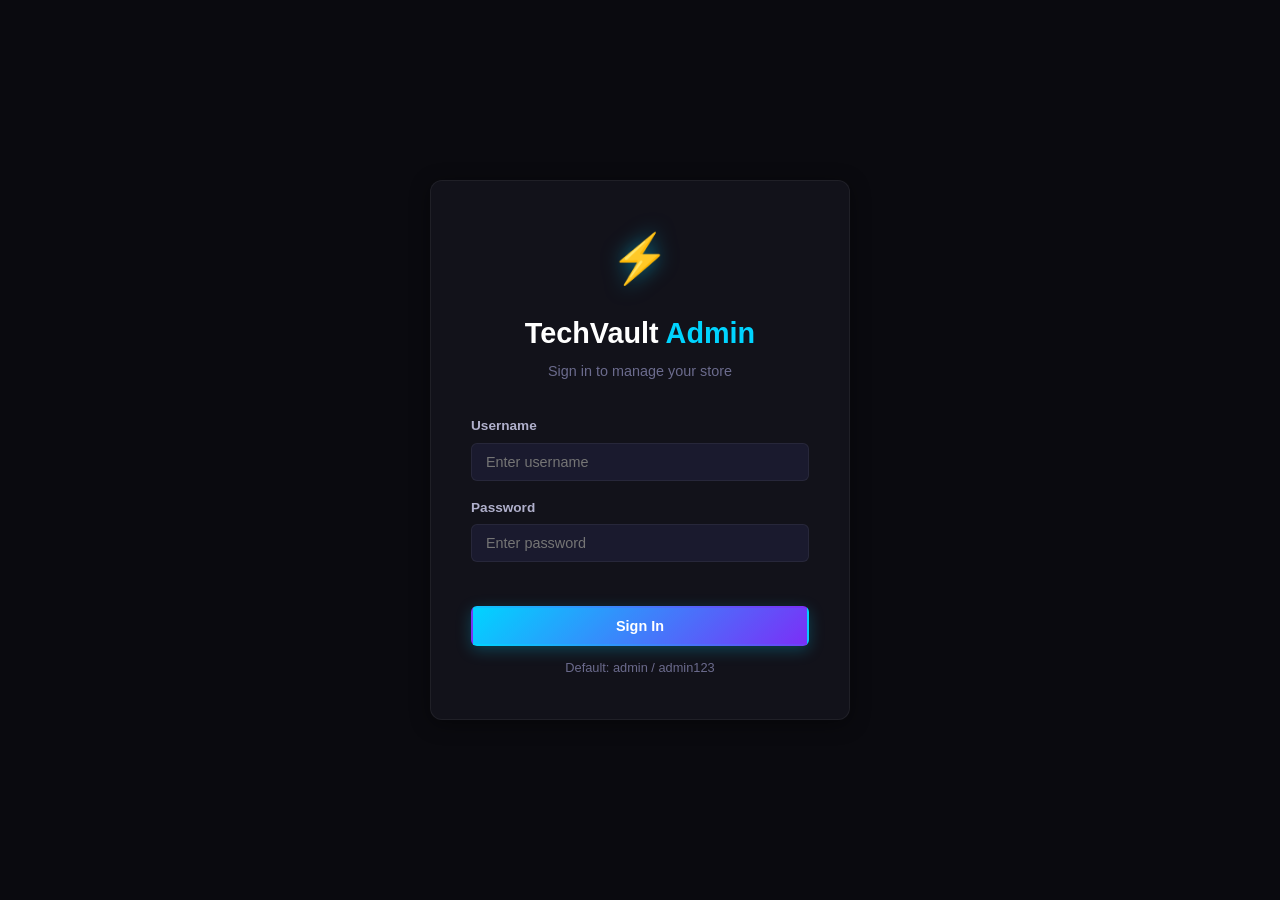
<file: admin.html>
<!DOCTYPE html>
<html lang="en">
<head>
    <meta charset="UTF-8">
    <meta name="viewport" content="width=device-width, initial-scale=1.0">
    <meta name="robots" content="noindex, nofollow">
    <title>Admin Panel | TechVault PC Store</title>
    <link rel="stylesheet" href="admin.css">
</head>
<body>

    <!-- ============================================================
         LOGIN SCREEN
         ============================================================ -->
    <div class="login-screen" id="loginScreen">
        <div class="login-card">
            <div class="login-card__header">
                <span class="login-logo">&#9889;</span>
                <h1>TechVault <span class="accent">Admin</span></h1>
                <p>Sign in to manage your store</p>
            </div>
            <form class="login-form" id="loginForm">
                <div class="form-group">
                    <label for="loginUser">Username</label>
                    <input type="text" id="loginUser" placeholder="Enter username" required>
                </div>
                <div class="form-group">
                    <label for="loginPass">Password</label>
                    <input type="password" id="loginPass" placeholder="Enter password" required>
                </div>
                <div class="login-error" id="loginError"></div>
                <button type="submit" class="btn btn--primary btn--full">Sign In</button>
                <p class="login-hint">Default: admin / admin123</p>
            </form>
        </div>
    </div>

    <!-- ============================================================
         ADMIN DASHBOARD (hidden until logged in)
         ============================================================ -->
    <div class="admin-app" id="adminApp" style="display:none;">

        <!-- Sidebar -->
        <aside class="sidebar" id="sidebar">
            <div class="sidebar__header">
                <span class="login-logo">&#9889;</span>
                <span class="sidebar__brand">Tech<span class="accent">Vault</span></span>
            </div>
            <nav class="sidebar__nav">
                <button class="sidebar__link active" data-tab="dashboard">
                    <span class="sidebar__icon">&#128200;</span> Dashboard
                </button>
                <button class="sidebar__link" data-tab="products">
                    <span class="sidebar__icon">&#128230;</span> Products
                </button>
                <button class="sidebar__link" data-tab="add-product">
                    <span class="sidebar__icon">&#10133;</span> Add Product
                </button>
                <button class="sidebar__link" data-tab="orders">
                    <span class="sidebar__icon">&#128203;</span> Orders
                </button>
            </nav>
            <div class="sidebar__footer">
                <a href="index.html" class="sidebar__link" target="_blank">
                    <span class="sidebar__icon">&#127760;</span> View Store
                </a>
                <button class="sidebar__link" id="logoutBtn">
                    <span class="sidebar__icon">&#128682;</span> Logout
                </button>
            </div>
        </aside>

        <!-- Main Content -->
        <div class="admin-main">

            <!-- Top Bar -->
            <header class="admin-topbar">
                <button class="sidebar-toggle" id="sidebarToggle">&#9776;</button>
                <h2 class="admin-topbar__title" id="adminPageTitle">Dashboard</h2>
                <div class="admin-topbar__actions">
                    <a href="index.html" target="_blank" class="btn btn--outline btn--sm">View Store</a>
                </div>
            </header>

            <!-- ==================== DASHBOARD TAB ==================== -->
            <section class="admin-tab active" id="tab-dashboard">
                <!-- Stats Cards -->
                <div class="stats-grid">
                    <div class="stat-card">
                        <div class="stat-card__icon stat-card__icon--blue">&#128230;</div>
                        <div class="stat-card__info">
                            <h3 id="statTotalProducts">0</h3>
                            <p>Total Products</p>
                        </div>
                    </div>
                    <div class="stat-card">
                        <div class="stat-card__icon stat-card__icon--green">&#128176;</div>
                        <div class="stat-card__info">
                            <h3 id="statTotalValue">৳0</h3>
                            <p>Inventory Value</p>
                        </div>
                    </div>
                    <div class="stat-card">
                        <div class="stat-card__icon stat-card__icon--orange">&#9888;</div>
                        <div class="stat-card__info">
                            <h3 id="statLowStock">0</h3>
                            <p>Low Stock Items</p>
                        </div>
                    </div>
                    <div class="stat-card">
                        <div class="stat-card__icon stat-card__icon--purple">&#11088;</div>
                        <div class="stat-card__info">
                            <h3 id="statFeatured">0</h3>
                            <p>Featured Products</p>
                        </div>
                    </div>
                </div>

                <!-- Low Stock Alerts Table -->
                <div class="admin-card">
                    <h3 class="admin-card__title">Low Stock Alerts (less than 10 units)</h3>
                    <div class="table-responsive">
                        <table class="admin-table" id="lowStockTable">
                            <thead>
                                <tr>
                                    <th>Product</th>
                                    <th>Brand</th>
                                    <th>Stock</th>
                                    <th>Price</th>
                                    <th>Action</th>
                                </tr>
                            </thead>
                            <tbody id="lowStockBody">
                                <!-- Filled by JS -->
                            </tbody>
                        </table>
                    </div>
                </div>

                <!-- Recent Products -->
                <div class="admin-card">
                    <h3 class="admin-card__title">Recent Products</h3>
                    <div class="table-responsive">
                        <table class="admin-table">
                            <thead>
                                <tr>
                                    <th>Product</th>
                                    <th>Brand</th>
                                    <th>Category</th>
                                    <th>Price</th>
                                    <th>Stock</th>
                                    <th>Featured</th>
                                    <th>Sale</th>
                                </tr>
                            </thead>
                            <tbody id="recentProductsBody">
                                <!-- Filled by JS -->
                            </tbody>
                        </table>
                    </div>
                </div>
            </section>

            <!-- ==================== PRODUCTS TAB ==================== -->
            <section class="admin-tab" id="tab-products">
                <div class="admin-card">
                    <div class="admin-card__header">
                        <h3 class="admin-card__title">All Products</h3>
                        <div class="admin-card__actions">
                            <input type="text" class="admin-search" id="productSearch" placeholder="Search products...">
                            <select class="admin-select" id="categoryFilter">
                                <option value="all">All Categories</option>
                                <option value="cooling">Cooling</option>
                                <option value="peripherals">Peripherals</option>
                                <option value="motherboards">Motherboards</option>
                                <option value="cases">Cases</option>
                                <option value="psu">Power Supplies</option>
                                <option value="cables">Accessories</option>
                            </select>
                        </div>
                    </div>
                    <div class="table-responsive">
                        <table class="admin-table" id="productsTable">
                            <thead>
                                <tr>
                                    <th>Image</th>
                                    <th>Name</th>
                                    <th>Brand</th>
                                    <th>Category</th>
                                    <th>Price</th>
                                    <th>Stock</th>
                                    <th>Featured</th>
                                    <th>Sale</th>
                                    <th>Actions</th>
                                </tr>
                            </thead>
                            <tbody id="productsTableBody">
                                <!-- Filled by JS -->
                            </tbody>
                        </table>
                    </div>
                </div>
            </section>

            <!-- ==================== ADD/EDIT PRODUCT TAB ==================== -->
            <section class="admin-tab" id="tab-add-product">
                <div class="admin-card">
                    <h3 class="admin-card__title" id="formTitle">Add New Product</h3>
                    <form class="product-form" id="productForm">
                        <input type="hidden" id="editProductId" value="">

                        <div class="form-row">
                            <div class="form-group">
                                <label for="prodName">Product Name *</label>
                                <input type="text" id="prodName" required placeholder="e.g. MSI MAG B660 TOMAHAWK">
                            </div>
                            <div class="form-group">
                                <label for="prodBrand">Brand *</label>
                                <select id="prodBrand" required>
                                    <option value="">Select brand</option>
                                    <option value="Havit">Havit</option>
                                    <option value="Deepcool">Deepcool</option>
                                    <option value="MSI">MSI</option>
                                    <option value="Antec">Antec</option>
                                    <option value="Gigabyte">Gigabyte</option>
                                </select>
                            </div>
                        </div>

                        <div class="form-row">
                            <div class="form-group">
                                <label for="prodCategory">Category *</label>
                                <select id="prodCategory" required>
                                    <option value="">Select category</option>
                                    <option value="cooling">Cooling</option>
                                    <option value="peripherals">Peripherals</option>
                                    <option value="motherboards">Motherboards</option>
                                    <option value="cases">Cases</option>
                                    <option value="psu">Power Supplies</option>
                                    <option value="cables">Accessories</option>
                                </select>
                            </div>
                            <div class="form-group">
                                <label for="prodPrice">Price ($) *</label>
                                <input type="number" id="prodPrice" step="0.01" min="0" required placeholder="0.00">
                            </div>
                        </div>

                        <div class="form-row">
                            <div class="form-group">
                                <label for="prodOriginalPrice">Original Price ($)</label>
                                <input type="number" id="prodOriginalPrice" step="0.01" min="0" placeholder="Leave blank if none">
                            </div>
                            <div class="form-group">
                                <label for="prodStock">Stock Quantity *</label>
                                <input type="number" id="prodStock" min="0" required placeholder="0">
                            </div>
                        </div>

                        <div class="form-row">
                            <div class="form-group">
                                <label for="prodRating">Rating (0-5)</label>
                                <input type="number" id="prodRating" step="0.1" min="0" max="5" placeholder="4.5">
                            </div>
                            <div class="form-group">
                                <label for="prodRatingCount">Rating Count</label>
                                <input type="number" id="prodRatingCount" min="0" placeholder="0">
                            </div>
                        </div>

                        <div class="form-group">
                            <label for="prodImage">Image URL</label>
                            <input type="text" id="prodImage" placeholder="images/products/your-image.jpg">
                        </div>

                        <div class="form-group">
                            <label for="prodDesc">Description</label>
                            <textarea id="prodDesc" rows="3" placeholder="Product description..."></textarea>
                        </div>

                        <div class="form-row form-checkboxes">
                            <label class="form-checkbox">
                                <input type="checkbox" id="prodFeatured"> Featured Product
                            </label>
                            <label class="form-checkbox">
                                <input type="checkbox" id="prodOnSale"> On Sale
                            </label>
                        </div>

                        <div class="form-actions">
                            <button type="submit" class="btn btn--primary" id="formSubmitBtn">Add Product</button>
                            <button type="button" class="btn btn--outline" id="formCancelBtn" style="display:none;">Cancel Edit</button>
                        </div>
                    </form>
                </div>
            </section>

            <!-- ==================== ORDERS TAB ==================== -->
            <section class="admin-tab" id="tab-orders">
                <div class="stats-grid">
                    <div class="stat-card">
                        <div class="stat-card__icon stat-card__icon--blue">&#128203;</div>
                        <div class="stat-card__info">
                            <h3 id="statTotalOrders">0</h3>
                            <p>Total Orders</p>
                        </div>
                    </div>
                    <div class="stat-card">
                        <div class="stat-card__icon stat-card__icon--orange">&#9203;</div>
                        <div class="stat-card__info">
                            <h3 id="statPendingOrders">0</h3>
                            <p>Pending Orders</p>
                        </div>
                    </div>
                    <div class="stat-card">
                        <div class="stat-card__icon stat-card__icon--green">&#128176;</div>
                        <div class="stat-card__info">
                            <h3 id="statOrderRevenue">৳0</h3>
                            <p>Total Revenue</p>
                        </div>
                    </div>
                    <div class="stat-card">
                        <div class="stat-card__icon stat-card__icon--purple">&#9989;</div>
                        <div class="stat-card__info">
                            <h3 id="statDeliveredOrders">0</h3>
                            <p>Delivered</p>
                        </div>
                    </div>
                </div>

                <div class="admin-card">
                    <div class="admin-card__header">
                        <h3 class="admin-card__title">Orders</h3>
                        <div class="admin-card__actions">
                            <div class="order-filters" id="orderFilters">
                                <button class="order-filter-btn active" data-status="all">All</button>
                                <button class="order-filter-btn" data-status="pending">Pending</button>
                                <button class="order-filter-btn" data-status="processing">Processing</button>
                                <button class="order-filter-btn" data-status="shipped">Shipped</button>
                                <button class="order-filter-btn" data-status="delivered">Delivered</button>
                            </div>
                        </div>
                    </div>
                    <div class="table-responsive">
                        <table class="admin-table" id="ordersTable">
                            <thead>
                                <tr>
                                    <th>Order ID</th>
                                    <th>Date</th>
                                    <th>Customer</th>
                                    <th>Items</th>
                                    <th>Total</th>
                                    <th>Payment</th>
                                    <th>Status</th>
                                    <th>Actions</th>
                                </tr>
                            </thead>
                            <tbody id="ordersTableBody">
                                <!-- Filled by JS -->
                            </tbody>
                        </table>
                    </div>
                </div>
            </section>

        </div>
    <div class="modal-overlay" id="editModal">
        <div class="modal">
            <div class="modal__header">
                <h3>Edit Product</h3>
                <button class="modal__close" id="modalClose">&times;</button>
            </div>
            <div class="modal__body" id="modalBody">
                <!-- Filled by JS with inline edit form -->
            </div>
        </div>
    </div>

    <!-- ======================== CONFIRM DELETE MODAL ======================== -->
    <div class="modal-overlay" id="deleteModal">
        <div class="modal modal--sm">
            <div class="modal__header">
                <h3>Confirm Delete</h3>
                <button class="modal__close" id="deleteModalClose">&times;</button>
            </div>
            <div class="modal__body">
                <p>Are you sure you want to delete <strong id="deleteProductName"></strong>?</p>
                <p style="color:var(--text-muted); margin-top:8px; font-size:0.9rem;">This action cannot be undone.</p>
            </div>
            <div class="modal__footer">
                <button class="btn btn--outline btn--sm" id="deleteCancelBtn">Cancel</button>
                <button class="btn btn--danger btn--sm" id="deleteConfirmBtn">Delete</button>
            </div>
        </div>
    </div>

    <!-- Toast notification container -->
    <div class="toast-container" id="toastContainer"></div>

    <!-- ======================== ORDER DETAIL MODAL ======================== -->
    <div class="modal-overlay" id="orderDetailModal">
        <div class="modal modal--lg">
            <div class="modal__header">
                <h3 id="orderDetailTitle">Order Details</h3>
                <button class="modal__close" id="orderDetailClose">&times;</button>
            </div>
            <div class="modal__body" id="orderDetailBody">
                <!-- Filled by JS -->
            </div>
        </div>
    </div>

    <!-- ======================== SCRIPTS ======================== -->
    <script src="admin.js"></script>
</body>
</html>
</file>
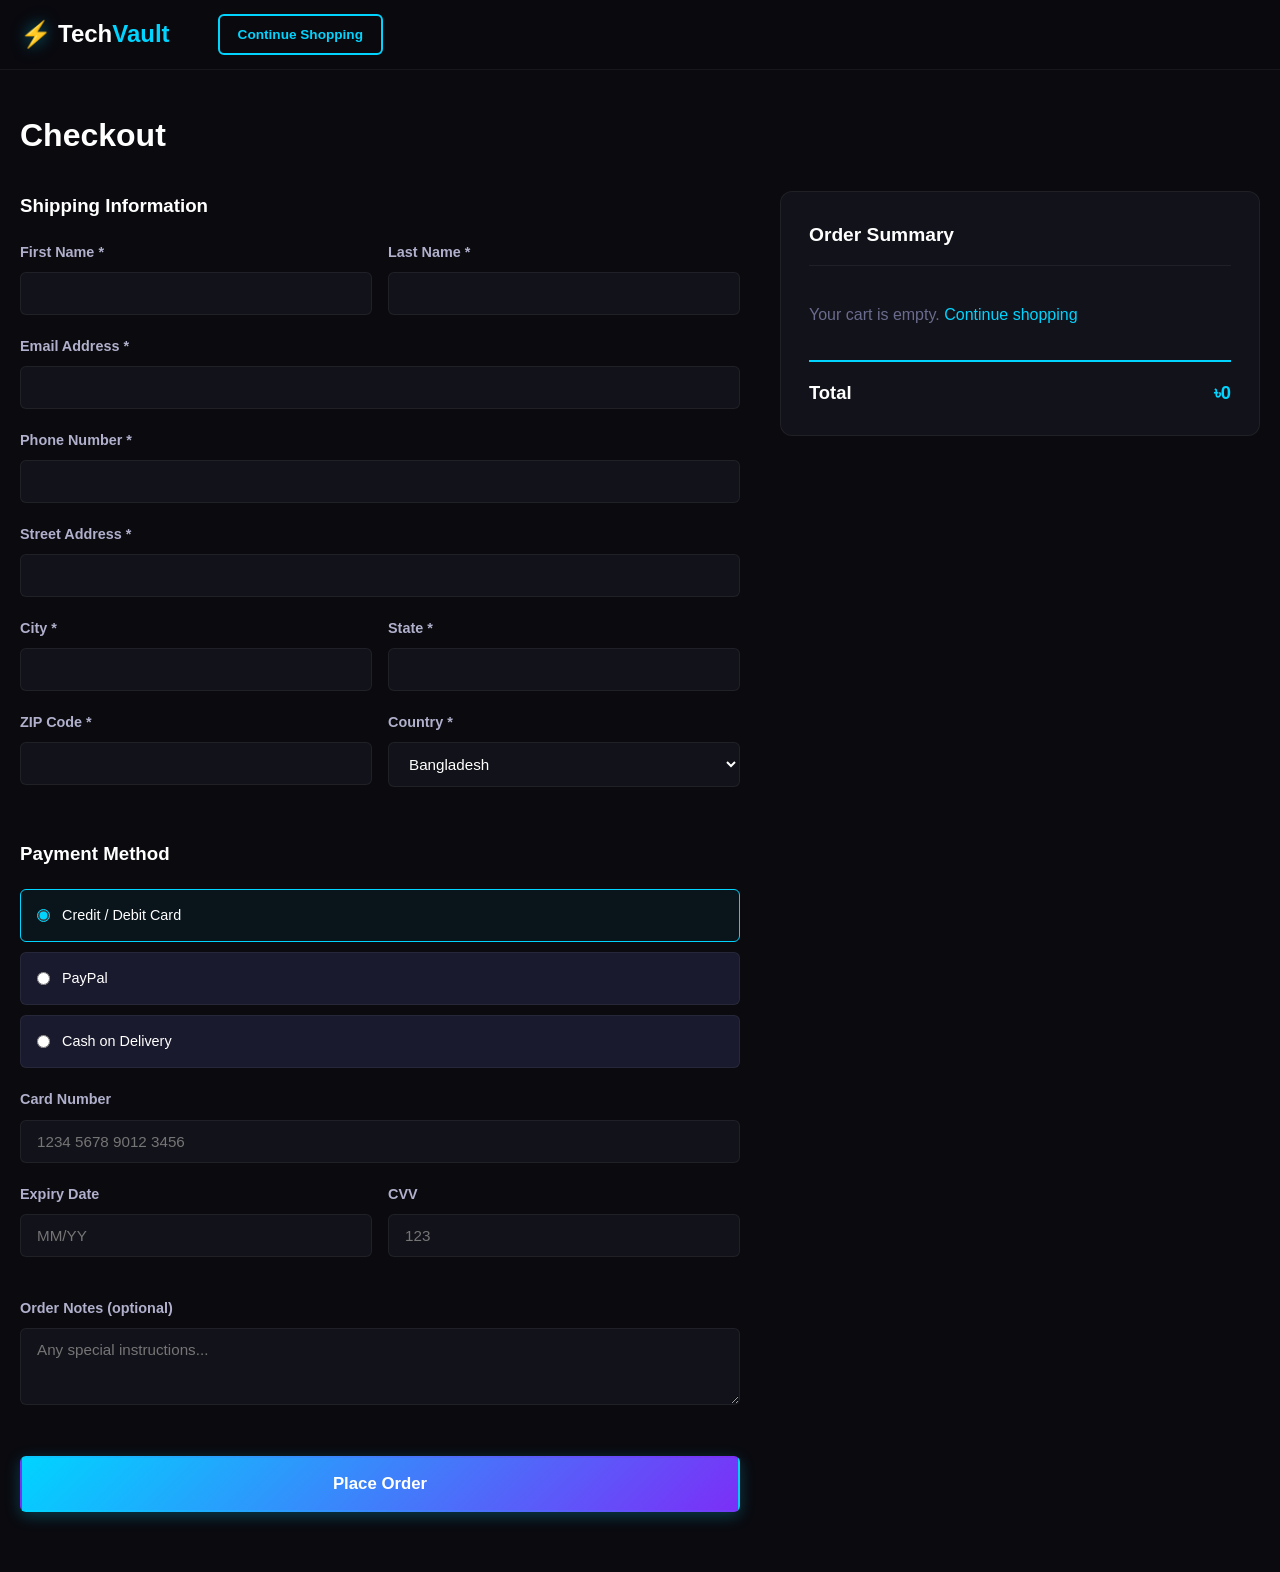
<file: checkout.html>
<!DOCTYPE html>
<html lang="en">
<head>
    <meta charset="UTF-8">
    <meta name="viewport" content="width=device-width, initial-scale=1.0">
    <meta name="robots" content="noindex, nofollow">
    <title>Checkout | TechVault PC Store</title>
    <link rel="stylesheet" href="style.css">
</head>
<body>

    <!-- ======================== NAVBAR ======================== -->
    <header class="navbar" id="navbar">
        <div class="navbar__container">
            <a href="index.html" class="navbar__logo">
                <span class="logo-icon">&#9889;</span>
                <span class="logo-text">Tech<span class="logo-accent">Vault</span></span>
            </a>
            <div class="navbar__search" style="display:none;"></div>
            <nav class="navbar__nav" id="mainNav"></nav>
            <div class="navbar__actions">
                <a href="index.html" class="btn btn--outline btn--sm">Continue Shopping</a>
            </div>
        </div>
    </header>

    <!-- ======================== MAIN ======================== -->
    <main class="checkout-page">
        <div class="container">
            <h1 class="checkout-page__title">Checkout</h1>

            <div class="checkout-layout">
                <!-- Checkout Form -->
                <div>
                    <form class="checkout-form" id="checkoutForm">
                        <h3 style="margin-bottom:20px;">Shipping Information</h3>

                        <div class="checkout-form__row">
                            <div class="checkout-form__group">
                                <label for="firstName">First Name *</label>
                                <input type="text" id="firstName" required>
                            </div>
                            <div class="checkout-form__group">
                                <label for="lastName">Last Name *</label>
                                <input type="text" id="lastName" required>
                            </div>
                        </div>

                        <div class="checkout-form__group">
                            <label for="email">Email Address *</label>
                            <input type="email" id="email" required>
                        </div>

                        <div class="checkout-form__group">
                            <label for="phone">Phone Number *</label>
                            <input type="tel" id="phone" required>
                        </div>

                        <div class="checkout-form__group">
                            <label for="address">Street Address *</label>
                            <input type="text" id="address" required>
                        </div>

                        <div class="checkout-form__row">
                            <div class="checkout-form__group">
                                <label for="city">City *</label>
                                <input type="text" id="city" required>
                            </div>
                            <div class="checkout-form__group">
                                <label for="state">State *</label>
                                <input type="text" id="state" required>
                            </div>
                        </div>

                        <div class="checkout-form__row">
                            <div class="checkout-form__group">
                                <label for="zip">ZIP Code *</label>
                                <input type="text" id="zip" required>
                            </div>
                            <div class="checkout-form__group">
                                <label for="country">Country *</label>
                                <select id="country" required>
                                    <option value="BD" selected>Bangladesh</option>
                                </select>
                            </div>
                        </div>

                        <h3 style="margin: 32px 0 20px;">Payment Method</h3>

                        <div class="payment-methods">
                            <label class="payment-method active">
                                <input type="radio" name="payment" value="credit" checked>
                                <span>Credit / Debit Card</span>
                            </label>
                            <label class="payment-method">
                                <input type="radio" name="payment" value="paypal">
                                <span>PayPal</span>
                            </label>
                            <label class="payment-method">
                                <input type="radio" name="payment" value="cod">
                                <span>Cash on Delivery</span>
                            </label>
                        </div>

                        <!-- Card fields (shown for credit card) -->
                        <div id="cardFields" style="margin-top: 20px;">
                            <div class="checkout-form__group">
                                <label for="cardNumber">Card Number</label>
                                <input type="text" id="cardNumber" placeholder="1234 5678 9012 3456">
                            </div>
                            <div class="checkout-form__row">
                                <div class="checkout-form__group">
                                    <label for="cardExpiry">Expiry Date</label>
                                    <input type="text" id="cardExpiry" placeholder="MM/YY">
                                </div>
                                <div class="checkout-form__group">
                                    <label for="cardCvv">CVV</label>
                                    <input type="text" id="cardCvv" placeholder="123">
                                </div>
                            </div>
                        </div>

                        <div class="checkout-form__group" style="margin-top: 20px;">
                            <label for="orderNotes">Order Notes (optional)</label>
                            <textarea id="orderNotes" rows="3" placeholder="Any special instructions..."></textarea>
                        </div>

                        <button type="submit" class="btn btn--primary btn--full btn--lg" style="margin-top:24px;">
                            Place Order
                        </button>
                    </form>
                </div>

                <!-- Order Summary -->
                <div>
                    <div class="checkout-summary" id="checkoutSummary">
                        <h3>Order Summary</h3>
                        <div id="summaryItems">
                            <!-- Filled by JS -->
                        </div>
                        <div class="checkout-summary__total">
                            <span>Total</span>
                            <span id="summaryTotal">৳0</span>
                        </div>
                    </div>
                </div>
            </div>
        </div>
    </main>

    <script>
        /* ======================== CHECKOUT PAGE LOGIC ======================== */

        /* Load cart from shared localStorage key */
        function getCartItems() {
            return JSON.parse(localStorage.getItem('techvault_cart') || '[]');
        }

        function getAllProducts() {
            return JSON.parse(localStorage.getItem('techvault_products') || '[]');
        }

        function getSubtotal() {
            const items = getCartItems();
            const products = getAllProducts();
            return items.reduce((sum, item) => {
                const product = products.find(p => p.id === item.productId);
                return sum + (product ? product.price * item.qty : 0);
            }, 0);
        }

        /* Render order summary */
        function renderSummary() {
            const items = getCartItems();
            const products = getAllProducts();
            const summaryEl = document.getElementById('summaryItems');
            const totalEl = document.getElementById('summaryTotal');

            if (items.length === 0) {
                summaryEl.innerHTML = '<p style="color:var(--text-muted); padding:16px 0;">Your cart is empty. <a href="products.html" style="color:var(--accent-primary);">Continue shopping</a></p>';
                totalEl.textContent = '৳0';
                return;
            }

            let html = '';
            let total = 0;
            items.forEach(item => {
                const product = products.find(p => p.id === item.productId);
                if (!product) return;
                const lineTotal = product.price * item.qty;
                total += lineTotal;
                html += `
                    <div class="checkout-summary__item">
                        <span>${product.name} x ${item.qty}</span>
                        <span>৳${lineTotal.toLocaleString('en-IN')}</span>
                    </div>`;
            });

            // Shipping
            const shipping = total >= 9900 ? 0 : 999;
            html += `
                <div class="checkout-summary__item">
                    <span>Shipping</span>
                    <span>${shipping === 0 ? 'FREE' : '৳' + shipping.toLocaleString('en-IN')}</span>
                </div>`;

            total += shipping;
            summaryEl.innerHTML = html;
            totalEl.textContent = '৳' + total.toLocaleString('en-IN');
        }

        /* Payment method toggle */
        document.querySelectorAll('.payment-method').forEach(pm => {
            pm.addEventListener('click', () => {
                document.querySelectorAll('.payment-method').forEach(p => p.classList.remove('active'));
                pm.classList.add('active');
                const cardFields = document.getElementById('cardFields');
                if (pm.querySelector('input').value === 'credit') {
                    cardFields.style.display = 'block';
                } else {
                    cardFields.style.display = 'none';
                }
            });
        });

        /* Form submission */
        document.getElementById('checkoutForm').addEventListener('submit', (e) => {
            e.preventDefault();

            const items = getCartItems();
            const products = getAllProducts();
            const subtotal = getSubtotal();
            const shipping = subtotal >= 9900 ? 0 : 999;
            const total = subtotal + shipping;

            const orderItems = items.map(item => {
                const p = products.find(pr => pr.id === item.productId);
                return p ? { name: p.name, brand: p.brand, price: p.price, qty: item.qty, image: p.image } : null;
            }).filter(Boolean);

            const payment = document.querySelector('.payment-method.active input')?.value || 'cod';

            const order = {
                id: 'ORD-' + Date.now(),
                date: new Date().toISOString(),
                status: 'pending',
                customer: {
                    firstName: document.getElementById('firstName').value.trim(),
                    lastName: document.getElementById('lastName').value.trim(),
                    email: document.getElementById('email').value.trim(),
                    phone: document.getElementById('phone').value.trim(),
                    address: document.getElementById('address').value.trim(),
                    city: document.getElementById('city').value.trim(),
                    state: document.getElementById('state').value.trim(),
                    zip: document.getElementById('zip').value.trim(),
                    country: document.getElementById('country').value
                },
                payment: payment,
                items: orderItems,
                subtotal: subtotal,
                shipping: shipping,
                total: total,
                notes: document.getElementById('orderNotes').value.trim()
            };

            const orders = JSON.parse(localStorage.getItem('techvault_orders') || '[]');
            orders.unshift(order);
            localStorage.setItem('techvault_orders', JSON.stringify(orders));

            localStorage.removeItem('techvault_cart');

            document.querySelector('.checkout-layout').innerHTML = `
                <div style="grid-column: 1/-1; text-align:center; padding:80px 20px;">
                    <div style="font-size:4rem; margin-bottom:20px;">&#10003;</div>
                    <h2 style="font-size:1.8rem; margin-bottom:12px;">Order Placed Successfully!</h2>
                    <p style="color:var(--text-muted); margin-bottom:8px;">Order ID: <strong>${order.id}</strong></p>
                    <p style="color:var(--text-muted); margin-bottom:24px;">Thank you for your order. We'll send a confirmation email shortly.</p>
                    <a href="index.html" class="btn btn--primary">Back to Home</a>
                </div>`;
        });

        /* Init */
        document.addEventListener('DOMContentLoaded', renderSummary);
    </script>

</body>
</html>
</file>
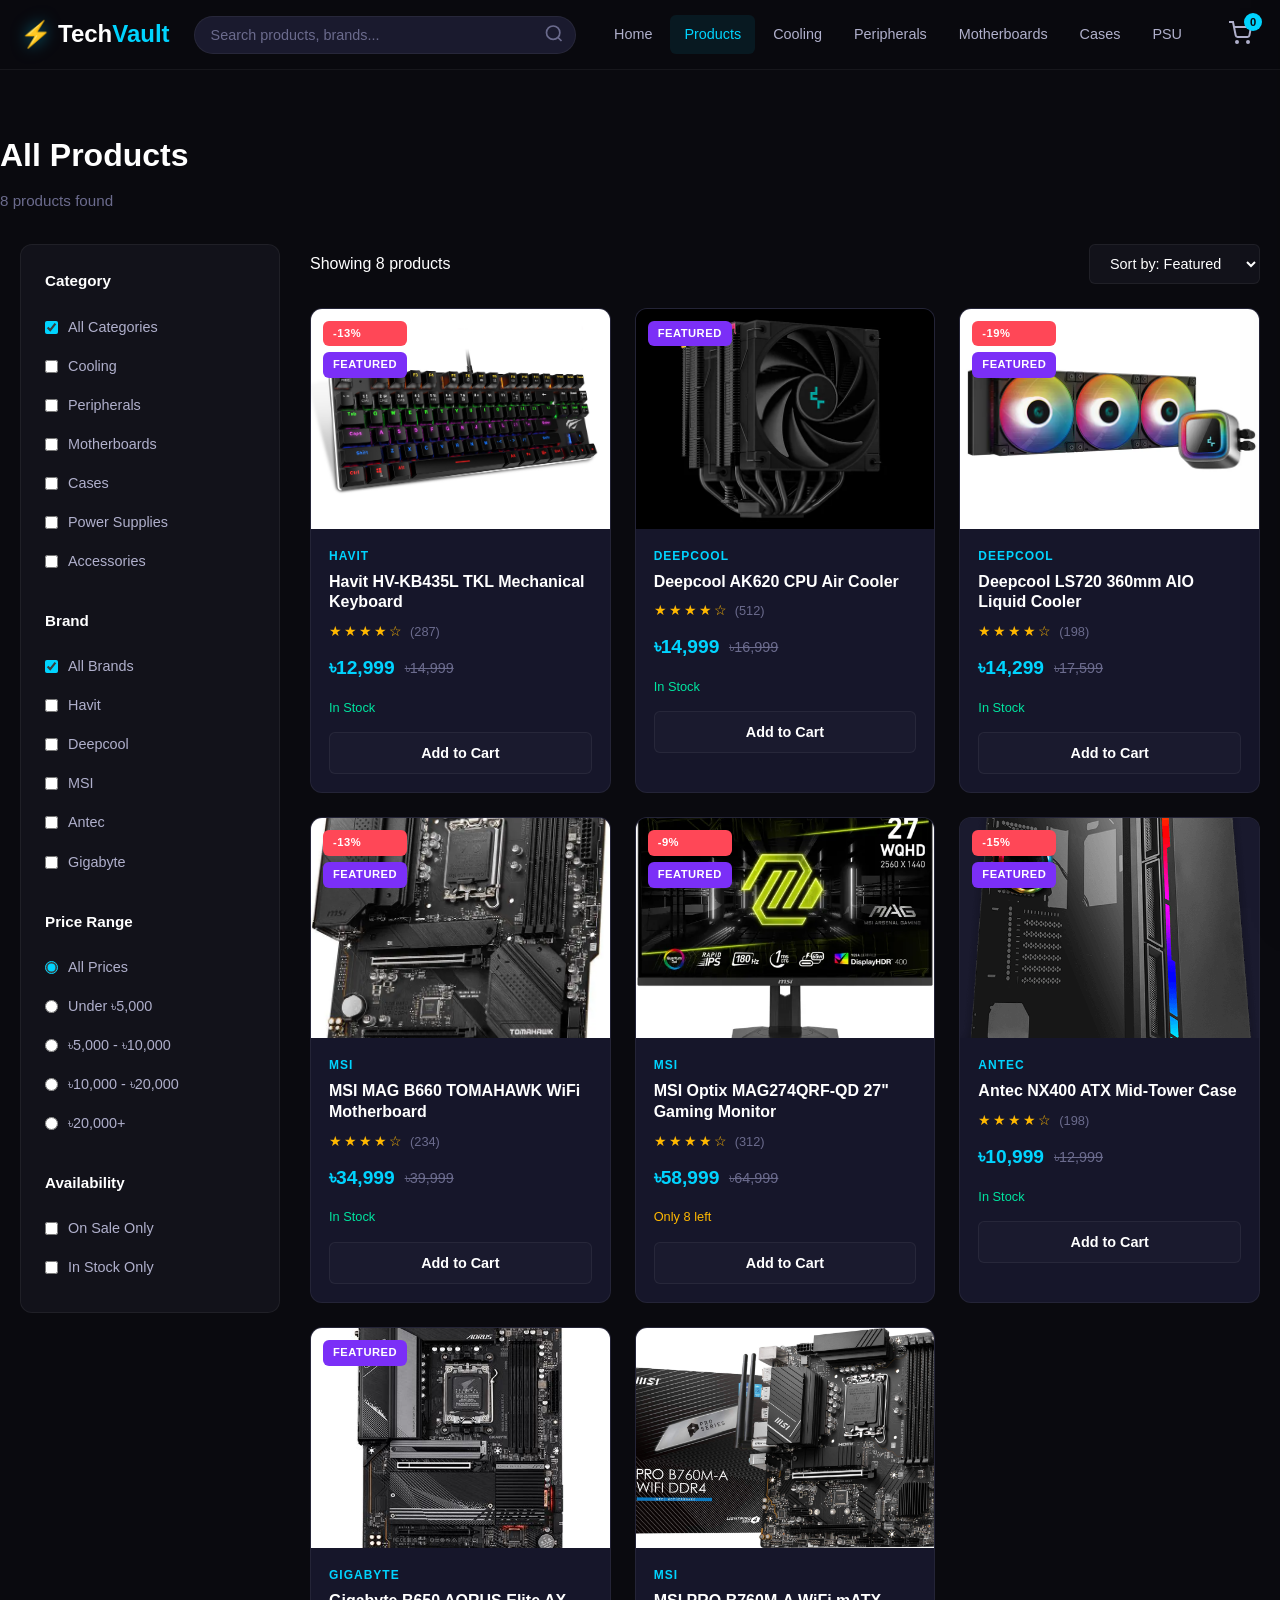
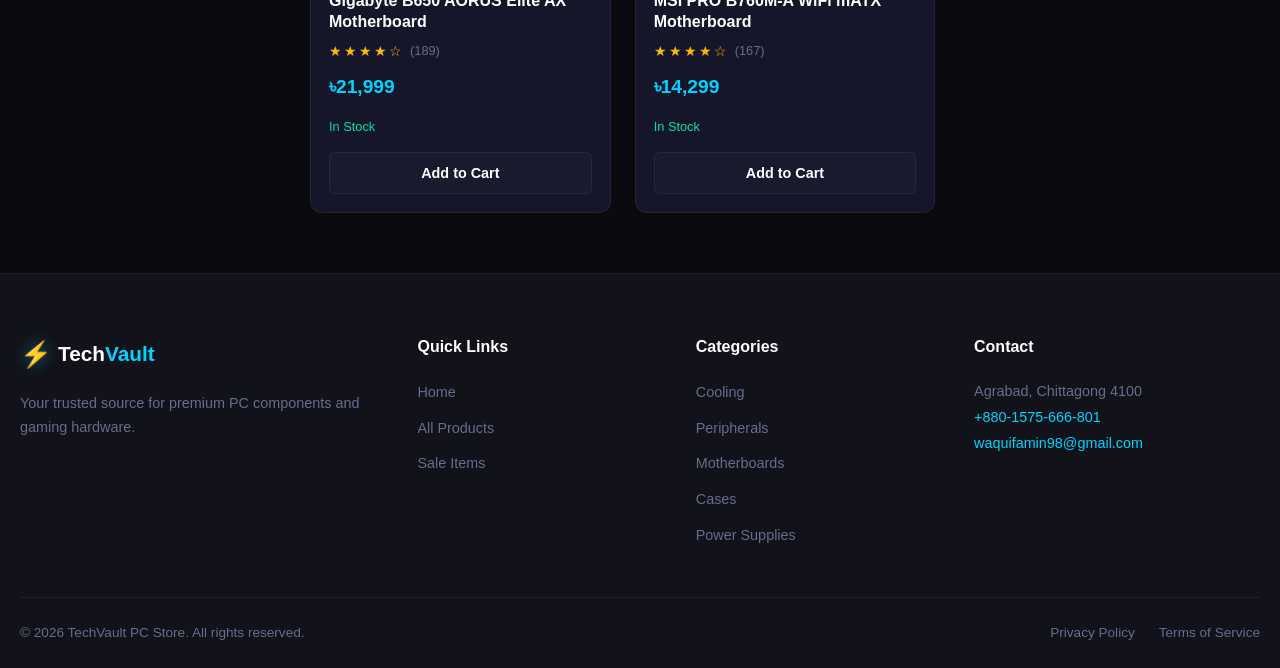
<file: products.html>
<!DOCTYPE html>
<html lang="en">
<head>
    <meta charset="UTF-8">
    <meta name="viewport" content="width=device-width, initial-scale=1.0">
    <meta name="description" content="Browse our full catalog of PC components, gaming peripherals, cooling solutions, motherboards, cases and power supplies from top brands.">
    <meta name="robots" content="index, follow">
    <title>Products | TechVault PC Store</title>

    <!-- Open Graph -->
    <meta property="og:title" content="Products | TechVault PC Store">
    <meta property="og:description" content="Browse our full catalog of PC components from Havit, Deepcool, MSI, Antec, and Gigabyte.">
    <meta property="og:type" content="website">

    <link rel="stylesheet" href="style.css">

    <!-- BreadcrumbList Schema -->
    <script type="application/ld+json">
    {
        "@context": "https://schema.org",
        "@type": "BreadcrumbList",
        "itemListElement": [
            { "@type": "ListItem", "position": 1, "name": "Home", "item": "https://www.techvaultstore.com/" },
            { "@type": "ListItem", "position": 2, "name": "Products", "item": "https://www.techvaultstore.com/products.html" }
        ]
    }
    </script>
</head>
<body>

    <!-- ======================== NAVBAR ======================== -->
    <header class="navbar" id="navbar">
        <div class="navbar__container">
            <a href="index.html" class="navbar__logo">
                <span class="logo-icon">&#9889;</span>
                <span class="logo-text">Tech<span class="logo-accent">Vault</span></span>
            </a>

            <div class="navbar__search" id="navSearch">
                <input type="text" id="searchInput" placeholder="Search products, brands..." autocomplete="off">
                <button class="search-btn" id="searchBtn" aria-label="Search">
                    <svg width="20" height="20" viewBox="0 0 24 24" fill="none" stroke="currentColor" stroke-width="2">
                        <circle cx="11" cy="11" r="8"/><line x1="21" y1="21" x2="16.65" y2="16.65"/>
                    </svg>
                </button>
                <div class="search-dropdown" id="searchDropdown"></div>
            </div>

            <nav class="navbar__nav" id="mainNav">
                <a href="index.html" class="nav-link">Home</a>
                <a href="products.html" class="nav-link active">Products</a>
                <a href="products.html?cat=cooling" class="nav-link">Cooling</a>
                <a href="products.html?cat=peripherals" class="nav-link">Peripherals</a>
                <a href="products.html?cat=motherboards" class="nav-link">Motherboards</a>
                <a href="products.html?cat=cases" class="nav-link">Cases</a>
                <a href="products.html?cat=psu" class="nav-link">PSU</a>
            </nav>

            <div class="navbar__actions">
                <button class="cart-toggle" id="cartToggle" aria-label="Shopping Cart">
                    <svg width="24" height="24" viewBox="0 0 24 24" fill="none" stroke="currentColor" stroke-width="2">
                        <circle cx="9" cy="21" r="1"/><circle cx="20" cy="21" r="1"/>
                        <path d="M1 1h4l2.68 13.39a2 2 0 0 0 2 1.61h9.72a2 2 0 0 0 2-1.61L23 6H6"/>
                    </svg>
                    <span class="cart-count" id="cartCount">0</span>
                </button>
                <button class="hamburger" id="hamburger" aria-label="Toggle menu">
                    <span></span><span></span><span></span>
                </button>
            </div>
        </div>

        <div class="mobile-nav" id="mobileNav">
            <a href="index.html" class="mobile-nav__link">Home</a>
            <a href="products.html" class="mobile-nav__link active">All Products</a>
            <a href="products.html?cat=cooling" class="mobile-nav__link">Cooling</a>
            <a href="products.html?cat=peripherals" class="mobile-nav__link">Peripherals</a>
            <a href="products.html?cat=motherboards" class="mobile-nav__link">Motherboards</a>
            <a href="products.html?cat=cases" class="mobile-nav__link">Cases</a>
            <a href="products.html?cat=psu" class="mobile-nav__link">Power Supplies</a>
        </div>
    </header>

    <!-- ======================== CART DRAWER ======================== -->
    <div class="cart-overlay" id="cartOverlay"></div>
    <aside class="cart-drawer" id="cartDrawer">
        <div class="cart-drawer__header">
            <h3>Shopping Cart</h3>
            <button class="cart-drawer__close" id="cartClose" aria-label="Close cart">&times;</button>
        </div>
        <div class="cart-drawer__items" id="cartItems">
            <p class="cart-empty">Your cart is empty</p>
        </div>
        <div class="cart-drawer__footer" id="cartFooter" style="display:none;">
            <div class="cart-drawer__subtotal">
                <span>Subtotal:</span>
                <span id="cartSubtotal">৳0</span>
            </div>
            <a href="checkout.html" class="btn btn--primary btn--full">Proceed to Checkout</a>
            <button class="btn btn--outline btn--full" id="clearCartBtn">Clear Cart</button>
        </div>
    </aside>

    <!-- ======================== MAIN CONTENT ======================== -->
    <main class="products-page">

        <!-- Page Header -->
        <div class="products-page__header container">
            <h1 class="products-page__title" id="pageTitle">All Products</h1>
            <p class="products-page__count" id="productCount">Loading products...</p>
        </div>

        <!-- Filters + Products Grid -->
        <div class="container">
            <div class="products-layout">

                <!-- Filters Sidebar -->
                <aside class="filters-panel" id="filtersPanel">
                    <!-- Category Filter -->
                    <div class="filter-group">
                        <h4>Category</h4>
                        <label class="filter-option">
                            <input type="checkbox" name="category" value="all" checked> All Categories
                        </label>
                        <label class="filter-option">
                            <input type="checkbox" name="category" value="cooling"> Cooling
                        </label>
                        <label class="filter-option">
                            <input type="checkbox" name="category" value="peripherals"> Peripherals
                        </label>
                        <label class="filter-option">
                            <input type="checkbox" name="category" value="motherboards"> Motherboards
                        </label>
                        <label class="filter-option">
                            <input type="checkbox" name="category" value="cases"> Cases
                        </label>
                        <label class="filter-option">
                            <input type="checkbox" name="category" value="psu"> Power Supplies
                        </label>
                        <label class="filter-option">
                            <input type="checkbox" name="category" value="cables"> Accessories
                        </label>
                    </div>

                    <!-- Brand Filter -->
                    <div class="filter-group">
                        <h4>Brand</h4>
                        <label class="filter-option">
                            <input type="checkbox" name="brand" value="all" checked> All Brands
                        </label>
                        <label class="filter-option">
                            <input type="checkbox" name="brand" value="Havit"> Havit
                        </label>
                        <label class="filter-option">
                            <input type="checkbox" name="brand" value="Deepcool"> Deepcool
                        </label>
                        <label class="filter-option">
                            <input type="checkbox" name="brand" value="MSI"> MSI
                        </label>
                        <label class="filter-option">
                            <input type="checkbox" name="brand" value="Antec"> Antec
                        </label>
                        <label class="filter-option">
                            <input type="checkbox" name="brand" value="Gigabyte"> Gigabyte
                        </label>
                    </div>

                    <!-- Price Filter -->
                    <div class="filter-group">
                        <h4>Price Range</h4>
                        <label class="filter-option">
                            <input type="radio" name="price" value="all" checked> All Prices
                        </label>
                        <label class="filter-option">
                            <input type="radio" name="price" value="0-5000"> Under ৳5,000
                        </label>
                        <label class="filter-option">
                            <input type="radio" name="price" value="5000-10000"> ৳5,000 - ৳10,000
                        </label>
                        <label class="filter-option">
                            <input type="radio" name="price" value="10000-20000"> ৳10,000 - ৳20,000
                        </label>
                        <label class="filter-option">
                            <input type="radio" name="price" value="20000+"> ৳20,000+
                        </label>
                    </div>

                    <!-- Special Filters -->
                    <div class="filter-group">
                        <h4>Availability</h4>
                        <label class="filter-option">
                            <input type="checkbox" id="filterOnSale"> On Sale Only
                        </label>
                        <label class="filter-option">
                            <input type="checkbox" id="filterInStock"> In Stock Only
                        </label>
                    </div>
                </aside>

                <!-- Products Area -->
                <div>
                    <!-- Sort Bar -->
                    <div class="sort-bar">
                        <span id="resultsText">Showing all products</span>
                        <select id="sortSelect">
                            <option value="default">Sort by: Featured</option>
                            <option value="price-low">Price: Low to High</option>
                            <option value="price-high">Price: High to Low</option>
                            <option value="rating">Highest Rated</option>
                            <option value="name">Name: A-Z</option>
                            <option value="newest">Newest First</option>
                        </select>
                    </div>

                    <!-- Product Grid -->
                    <div class="products-grid" id="productsGrid">
                        <!-- Rendered by JavaScript -->
                    </div>

                    <!-- No Results -->
                    <div id="noResults" style="display:none; text-align:center; padding:60px 20px;">
                        <p style="font-size:1.2rem; color:var(--text-muted);">No products match your filters.</p>
                        <button class="btn btn--outline" onclick="resetFilters()" style="margin-top:16px;">Reset Filters</button>
                    </div>
                </div>
            </div>
        </div>
    </main>

    <!-- ======================== FOOTER ======================== -->
    <footer class="footer">
        <div class="container">
            <div class="footer__grid">
                <div class="footer__col">
                    <a href="index.html" class="footer__logo">
                        <span class="logo-icon">&#9889;</span>
                        <span class="logo-text">Tech<span class="logo-accent">Vault</span></span>
                    </a>
                    <p class="footer__desc">Your trusted source for premium PC components and gaming hardware.</p>
                </div>
                <div class="footer__col">
                    <h4>Quick Links</h4>
                    <ul>
                        <li><a href="index.html">Home</a></li>
                        <li><a href="products.html">All Products</a></li>
                        <li><a href="products.html?filter=sale">Sale Items</a></li>
                    </ul>
                </div>
                <div class="footer__col">
                    <h4>Categories</h4>
                    <ul>
                        <li><a href="products.html?cat=cooling">Cooling</a></li>
                        <li><a href="products.html?cat=peripherals">Peripherals</a></li>
                        <li><a href="products.html?cat=motherboards">Motherboards</a></li>
                        <li><a href="products.html?cat=cases">Cases</a></li>
                        <li><a href="products.html?cat=psu">Power Supplies</a></li>
                    </ul>
                </div>
                <div class="footer__col">
                    <h4>Contact</h4>
                    <address class="footer__address">
                        <p>Agrabad, Chittagong 4100</p>
                        <p><a href="tel:+8801575666801">+880-1575-666-801</a></p>
                        <p><a href="mailto:waquifamin98@gmail.com">waquifamin98@gmail.com</a></p>
                    </address>
                </div>
            </div>
            <div class="footer__bottom">
                <p>&copy; 2026 TechVault PC Store. All rights reserved.</p>
                <div class="footer__legal">
                    <a href="#">Privacy Policy</a>
                    <a href="#">Terms of Service</a>
                </div>
            </div>
        </div>
    </footer>

    <!-- ======================== SCRIPTS ======================== -->
    <script src="script.js"></script>
    <script>
        /* ============================================================
           Products Page - Filtering, Sorting, and URL Parameter Handling
           ============================================================ */

        /* --- State --- */
        let currentFilters = {
            categories: [],
            brands: [],
            priceRange: 'all',
            onSale: false,
            inStock: false,
            search: '',
            sort: 'default'
        };

        /* --- Parse URL parameters on load --- */
        function parseURLParams() {
            const params = new URLSearchParams(window.location.search);

            // Category from URL
            const cat = params.get('cat');
            if (cat) {
                currentFilters.categories = [cat];
                document.querySelectorAll('input[name="category"]').forEach(cb => {
                    cb.checked = (cb.value === cat);
                });
                updatePageTitle(cat.charAt(0).toUpperCase() + cat.slice(1));
            }

            // Brand from URL
            const brand = params.get('brand');
            if (brand) {
                currentFilters.brands = [brand];
                document.querySelectorAll('input[name="brand"]').forEach(cb => {
                    cb.checked = (cb.value === brand);
                });
                updatePageTitle(brand + ' Products');
            }

            // Search from URL
            const search = params.get('search');
            if (search) {
                currentFilters.search = search;
                const searchInput = document.getElementById('searchInput');
                if (searchInput) searchInput.value = search;
                updatePageTitle('Search: "' + search + '"');
            }

            // Sale filter
            const filter = params.get('filter');
            if (filter === 'sale') {
                currentFilters.onSale = true;
                document.getElementById('filterOnSale').checked = true;
                updatePageTitle('Sale Items');
            } else if (filter === 'featured') {
                // Handled during render
                updatePageTitle('Featured Products');
            }

            // Product detail
            const productId = params.get('id');
            if (productId) {
                showProductDetail(productId);
                return; // Don't render grid
            }
        }

        function updatePageTitle(title) {
            const el = document.getElementById('pageTitle');
            if (el) el.textContent = title;
            document.title = title + ' | TechVault PC Store';
        }

        /* --- Apply all filters and render --- */
        function applyFilters() {
            let products = ProductStore.getAll();

            // Category filter
            if (currentFilters.categories.length > 0 && !currentFilters.categories.includes('all')) {
                products = products.filter(p => currentFilters.categories.includes(p.category));
            }

            // Brand filter
            if (currentFilters.brands.length > 0 && !currentFilters.brands.includes('all')) {
                products = products.filter(p => currentFilters.brands.includes(p.brand));
            }

            // Price filter
            if (currentFilters.priceRange !== 'all') {
                const [min, max] = currentFilters.priceRange.split('-').map(v => v === '+' ? Infinity : parseInt(v));
                products = products.filter(p => {
                    if (currentFilters.priceRange === '20000+') return p.price >= 20000;
                    return p.price >= min && p.price <= max;
                });
            }

            // On sale filter
            if (currentFilters.onSale) {
                products = products.filter(p => p.onSale);
            }

            // In stock filter
            if (currentFilters.inStock) {
                products = products.filter(p => p.stock > 0);
            }

            // Search filter
            if (currentFilters.search) {
                const q = currentFilters.search.toLowerCase();
                products = products.filter(p =>
                    p.name.toLowerCase().includes(q) ||
                    p.brand.toLowerCase().includes(q) ||
                    p.category.toLowerCase().includes(q)
                );
            }

            // Sorting
            switch (currentFilters.sort) {
                case 'price-low':
                    products.sort((a, b) => a.price - b.price);
                    break;
                case 'price-high':
                    products.sort((a, b) => b.price - a.price);
                    break;
                case 'rating':
                    products.sort((a, b) => b.rating - a.rating);
                    break;
                case 'name':
                    products.sort((a, b) => a.name.localeCompare(b.name));
                    break;
                case 'newest':
                    products.sort((a, b) => new Date(b.dateAdded) - new Date(a.dateAdded));
                    break;
                default:
                    // Featured first, then by date
                    products.sort((a, b) => (b.featured ? 1 : 0) - (a.featured ? 1 : 0));
            }

            renderProducts(products);
        }

        /* --- Render products to grid --- */
        function renderProducts(products) {
            const grid = document.getElementById('productsGrid');
            const noResults = document.getElementById('noResults');
            const countEl = document.getElementById('productCount');
            const resultsText = document.getElementById('resultsText');

            if (!grid) return;

            if (products.length === 0) {
                grid.innerHTML = '';
                if (noResults) noResults.style.display = 'block';
                if (countEl) countEl.textContent = '0 products found';
                if (resultsText) resultsText.textContent = 'No results';
                return;
            }

            if (noResults) noResults.style.display = 'none';
            if (countEl) countEl.textContent = `${products.length} product${products.length !== 1 ? 's' : ''} found`;
            if (resultsText) resultsText.textContent = `Showing ${products.length} product${products.length !== 1 ? 's' : ''}`;

            grid.innerHTML = products.map(p => renderProductCard(p)).join('');
            observeFadeInElements();
        }

        /* --- Show product detail (single product view) --- */
        function showProductDetail(productId) {
            const product = ProductStore.getById(productId);
            if (!product) {
                window.location.href = 'products.html';
                return;
            }

            const grid = document.getElementById('productsGrid');
            const noResults = document.getElementById('noResults');
            if (noResults) noResults.style.display = 'none';

            // Update title
            updatePageTitle(product.name);

            // Show single product in the grid area
            if (grid) {
                grid.style.gridTemplateColumns = '1fr';
                grid.innerHTML = renderProductCard(product);
            }
        }

        /* --- Reset all filters --- */
        function resetFilters() {
            currentFilters = {
                categories: [],
                brands: [],
                priceRange: 'all',
                onSale: false,
                inStock: false,
                search: '',
                sort: 'default'
            };

            document.querySelectorAll('input[name="category"]').forEach((cb, i) => cb.checked = i === 0);
            document.querySelectorAll('input[name="brand"]').forEach((cb, i) => cb.checked = i === 0);
            document.querySelectorAll('input[name="price"]').forEach((rb, i) => rb.checked = i === 0);
            document.getElementById('filterOnSale').checked = false;
            document.getElementById('filterInStock').checked = false;
            document.getElementById('sortSelect').value = 'default';

            updatePageTitle('All Products');
            applyFilters();
        }

        /* --- Bind filter events --- */
        function initFilters() {
            // Category checkboxes
            document.querySelectorAll('input[name="category"]').forEach(cb => {
                cb.addEventListener('change', () => {
                    if (cb.value === 'all') {
                        document.querySelectorAll('input[name="category"]').forEach(c => c.checked = false);
                        cb.checked = true;
                        currentFilters.categories = [];
                    } else {
                        document.querySelector('input[name="category"][value="all"]').checked = false;
                        currentFilters.categories = Array.from(
                            document.querySelectorAll('input[name="category"]:checked')
                        ).map(c => c.value);
                        if (currentFilters.categories.length === 0) {
                            document.querySelector('input[name="category"][value="all"]').checked = true;
                        }
                    }
                    applyFilters();
                });
            });

            // Brand checkboxes
            document.querySelectorAll('input[name="brand"]').forEach(cb => {
                cb.addEventListener('change', () => {
                    if (cb.value === 'all') {
                        document.querySelectorAll('input[name="brand"]').forEach(c => c.checked = false);
                        cb.checked = true;
                        currentFilters.brands = [];
                    } else {
                        document.querySelector('input[name="brand"][value="all"]').checked = false;
                        currentFilters.brands = Array.from(
                            document.querySelectorAll('input[name="brand"]:checked')
                        ).map(c => c.value);
                        if (currentFilters.brands.length === 0) {
                            document.querySelector('input[name="brand"][value="all"]').checked = true;
                        }
                    }
                    applyFilters();
                });
            });

            // Price radio buttons
            document.querySelectorAll('input[name="price"]').forEach(rb => {
                rb.addEventListener('change', () => {
                    currentFilters.priceRange = rb.value;
                    applyFilters();
                });
            });

            // Special filters
            document.getElementById('filterOnSale')?.addEventListener('change', (e) => {
                currentFilters.onSale = e.target.checked;
                applyFilters();
            });

            document.getElementById('filterInStock')?.addEventListener('change', (e) => {
                currentFilters.inStock = e.target.checked;
                applyFilters();
            });

            // Sort dropdown
            document.getElementById('sortSelect')?.addEventListener('change', (e) => {
                currentFilters.sort = e.target.value;
                applyFilters();
            });
        }

        /* --- Initialize products page --- */
        document.addEventListener('DOMContentLoaded', () => {
            parseURLParams();
            initFilters();
            applyFilters();
        });
    </script>
</body>
</html>
</file>
<file: admin.css>
/* ============================================================
   TechVault Admin Panel Stylesheet
   Clean, modern admin UI with dark theme consistency
   ============================================================ */

/* ======================== CSS CUSTOM PROPERTIES ======================== */
:root {
    --bg-primary: #0a0a0f;
    --bg-secondary: #12121a;
    --bg-tertiary: #1a1a2e;
    --bg-card: #16162a;
    --bg-card-hover: #1e1e3a;

    --accent-primary: #00d4ff;
    --accent-secondary: #7b2ff7;
    --accent-tertiary: #00e5a0;
    --accent-gradient: linear-gradient(135deg, #00d4ff, #7b2ff7);

    --text-primary: #ffffff;
    --text-secondary: #b0b0cc;
    --text-muted: #6b6b8d;

    --success: #00e5a0;
    --warning: #ffb800;
    --danger: #ff4757;

    --border-color: rgba(255, 255, 255, 0.06);
    --border-hover: rgba(0, 212, 255, 0.3);

    --radius-sm: 6px;
    --radius-md: 12px;
    --radius-lg: 20px;

    --shadow-sm: 0 2px 8px rgba(0, 0, 0, 0.3);
    --shadow-md: 0 4px 20px rgba(0, 0, 0, 0.4);
    --shadow-glow: 0 0 20px rgba(0, 212, 255, 0.15);

    --sidebar-width: 260px;
    --topbar-height: 64px;

    --transition-fast: 0.2s ease;
    --transition-medium: 0.3s ease;
}

/* ======================== RESET ======================== */
*, *::before, *::after {
    margin: 0;
    padding: 0;
    box-sizing: border-box;
}

body {
    font-family: 'Segoe UI', -apple-system, BlinkMacSystemFont, sans-serif;
    background: var(--bg-primary);
    color: var(--text-primary);
    line-height: 1.6;
    -webkit-font-smoothing: antialiased;
}

a { text-decoration: none; color: inherit; }
img { max-width: 100%; display: block; }
ul { list-style: none; }
button { cursor: pointer; border: none; background: none; font-family: inherit; color: inherit; }
input, select, textarea { font-family: inherit; font-size: inherit; }

.accent { color: var(--accent-primary); }

/* ======================== BUTTONS ======================== */
.btn {
    display: inline-flex;
    align-items: center;
    justify-content: center;
    padding: 10px 24px;
    border-radius: var(--radius-sm);
    font-weight: 600;
    font-size: 0.9rem;
    transition: all var(--transition-fast);
    border: 2px solid transparent;
    cursor: pointer;
    gap: 8px;
}

.btn--primary {
    background: var(--accent-gradient);
    color: #fff;
    box-shadow: 0 4px 15px rgba(0, 212, 255, 0.25);
}

.btn--primary:hover {
    transform: translateY(-1px);
    box-shadow: 0 6px 25px rgba(0, 212, 255, 0.4);
}

.btn--outline {
    background: transparent;
    color: var(--accent-primary);
    border-color: var(--accent-primary);
}

.btn--outline:hover {
    background: var(--accent-primary);
    color: var(--bg-primary);
}

.btn--danger {
    background: var(--danger);
    color: #fff;
}

.btn--danger:hover {
    background: #e0404f;
}

.btn--sm { padding: 6px 14px; font-size: 0.8rem; }
.btn--full { width: 100%; }

/* ======================== LOGIN SCREEN ======================== */
.login-screen {
    display: flex;
    align-items: center;
    justify-content: center;
    min-height: 100vh;
    padding: 20px;
    background: var(--bg-primary);
}

.login-card {
    background: var(--bg-secondary);
    border: 1px solid var(--border-color);
    border-radius: var(--radius-md);
    padding: 40px;
    width: 100%;
    max-width: 420px;
    box-shadow: var(--shadow-md);
}

.login-card__header {
    text-align: center;
    margin-bottom: 32px;
}

.login-logo {
    font-size: 3rem;
    display: block;
    margin-bottom: 12px;
    filter: drop-shadow(0 0 10px rgba(0, 212, 255, 0.5));
}

.login-card__header h1 {
    font-size: 1.8rem;
    font-weight: 800;
}

.login-card__header p {
    color: var(--text-muted);
    margin-top: 4px;
    font-size: 0.9rem;
}

/* ======================== FORM ELEMENTS ======================== */
.form-group {
    margin-bottom: 16px;
}

.form-group label {
    display: block;
    font-weight: 600;
    margin-bottom: 6px;
    font-size: 0.85rem;
    color: var(--text-secondary);
}

.form-group input,
.form-group select,
.form-group textarea {
    width: 100%;
    padding: 10px 14px;
    background: var(--bg-tertiary);
    border: 1px solid var(--border-color);
    border-radius: var(--radius-sm);
    color: var(--text-primary);
    font-size: 0.9rem;
    outline: none;
    transition: border-color var(--transition-fast);
}

.form-group input:focus,
.form-group select:focus,
.form-group textarea:focus {
    border-color: var(--accent-primary);
}

.form-group textarea {
    resize: vertical;
}

.form-row {
    display: grid;
    grid-template-columns: 1fr 1fr;
    gap: 16px;
}

.form-checkboxes {
    display: flex;
    gap: 24px;
    align-items: center;
}

.form-checkbox {
    display: flex;
    align-items: center;
    gap: 8px;
    font-size: 0.9rem;
    cursor: pointer;
    color: var(--text-secondary);
}

.form-checkbox input[type="checkbox"] {
    accent-color: var(--accent-primary);
    width: 16px;
    height: 16px;
}

.form-actions {
    display: flex;
    gap: 12px;
    margin-top: 8px;
}

.login-error {
    color: var(--danger);
    font-size: 0.85rem;
    min-height: 20px;
    margin-bottom: 8px;
}

.login-hint {
    text-align: center;
    color: var(--text-muted);
    font-size: 0.8rem;
    margin-top: 12px;
}

/* ======================== ADMIN LAYOUT ======================== */
.admin-app {
    display: flex;
    min-height: 100vh;
}

/* ======================== SIDEBAR ======================== */
.sidebar {
    width: var(--sidebar-width);
    background: var(--bg-secondary);
    border-right: 1px solid var(--border-color);
    display: flex;
    flex-direction: column;
    position: fixed;
    top: 0;
    left: 0;
    bottom: 0;
    z-index: 100;
    transition: transform var(--transition-medium);
}

.sidebar__header {
    padding: 20px;
    display: flex;
    align-items: center;
    gap: 8px;
    font-size: 1.3rem;
    font-weight: 800;
    border-bottom: 1px solid var(--border-color);
}

.sidebar__header .login-logo {
    font-size: 1.5rem;
    margin-bottom: 0;
    filter: drop-shadow(0 0 6px rgba(0, 212, 255, 0.4));
}

.sidebar__nav {
    flex: 1;
    padding: 12px 0;
}

.sidebar__link {
    display: flex;
    align-items: center;
    gap: 12px;
    padding: 12px 20px;
    font-size: 0.9rem;
    color: var(--text-secondary);
    width: 100%;
    text-align: left;
    transition: all var(--transition-fast);
}

.sidebar__link:hover {
    color: var(--accent-primary);
    background: rgba(0, 212, 255, 0.05);
}

.sidebar__link.active {
    color: var(--accent-primary);
    background: rgba(0, 212, 255, 0.1);
    border-right: 3px solid var(--accent-primary);
}

.sidebar__icon {
    font-size: 1.1rem;
    width: 24px;
    text-align: center;
}

.sidebar__footer {
    border-top: 1px solid var(--border-color);
    padding: 12px 0;
}

/* ======================== MAIN CONTENT ======================== */
.admin-main {
    flex: 1;
    margin-left: var(--sidebar-width);
    min-height: 100vh;
}

.admin-topbar {
    height: var(--topbar-height);
    padding: 0 24px;
    display: flex;
    align-items: center;
    gap: 16px;
    border-bottom: 1px solid var(--border-color);
    background: var(--bg-secondary);
    position: sticky;
    top: 0;
    z-index: 50;
}

.admin-topbar__title {
    font-size: 1.2rem;
    font-weight: 700;
    flex: 1;
}

.sidebar-toggle {
    display: none;
    font-size: 1.4rem;
    padding: 4px;
    color: var(--text-secondary);
}

/* ======================== ADMIN TABS ======================== */
.admin-tab {
    display: none;
    padding: 24px;
}

.admin-tab.active {
    display: block;
}

/* ======================== STATS GRID ======================== */
.stats-grid {
    display: grid;
    grid-template-columns: repeat(4, 1fr);
    gap: 20px;
    margin-bottom: 24px;
}

.stat-card {
    background: var(--bg-card);
    border: 1px solid var(--border-color);
    border-radius: var(--radius-md);
    padding: 24px;
    display: flex;
    align-items: center;
    gap: 16px;
    transition: all var(--transition-fast);
}

.stat-card:hover {
    border-color: var(--border-hover);
    box-shadow: var(--shadow-glow);
}

.stat-card__icon {
    width: 56px;
    height: 56px;
    border-radius: var(--radius-md);
    display: flex;
    align-items: center;
    justify-content: center;
    font-size: 1.6rem;
    flex-shrink: 0;
}

.stat-card__icon--blue {
    background: rgba(0, 212, 255, 0.1);
    color: var(--accent-primary);
}

.stat-card__icon--green {
    background: rgba(0, 229, 160, 0.1);
    color: var(--accent-tertiary);
}

.stat-card__icon--orange {
    background: rgba(255, 184, 0, 0.1);
    color: var(--warning);
}

.stat-card__icon--purple {
    background: rgba(123, 47, 247, 0.1);
    color: var(--accent-secondary);
}

.stat-card__info h3 {
    font-size: 1.5rem;
    font-weight: 800;
}

.stat-card__info p {
    color: var(--text-muted);
    font-size: 0.85rem;
}

/* ======================== ADMIN CARDS ======================== */
.admin-card {
    background: var(--bg-card);
    border: 1px solid var(--border-color);
    border-radius: var(--radius-md);
    padding: 24px;
    margin-bottom: 24px;
}

.admin-card__header {
    display: flex;
    justify-content: space-between;
    align-items: center;
    margin-bottom: 16px;
    flex-wrap: wrap;
    gap: 12px;
}

.admin-card__title {
    font-size: 1.1rem;
    font-weight: 700;
    margin-bottom: 16px;
}

.admin-card__header .admin-card__title {
    margin-bottom: 0;
}

.admin-card__actions {
    display: flex;
    gap: 12px;
    align-items: center;
}

.admin-search {
    padding: 8px 14px;
    background: var(--bg-tertiary);
    border: 1px solid var(--border-color);
    border-radius: var(--radius-sm);
    color: var(--text-primary);
    font-size: 0.85rem;
    outline: none;
    min-width: 200px;
}

.admin-search:focus {
    border-color: var(--accent-primary);
}

.admin-select {
    padding: 8px 14px;
    background: var(--bg-tertiary);
    border: 1px solid var(--border-color);
    border-radius: var(--radius-sm);
    color: var(--text-primary);
    font-size: 0.85rem;
    outline: none;
    cursor: pointer;
}

/* ======================== TABLES ======================== */
.table-responsive {
    overflow-x: auto;
}

.admin-table {
    width: 100%;
    border-collapse: collapse;
    font-size: 0.85rem;
}

.admin-table th {
    text-align: left;
    padding: 12px 14px;
    background: var(--bg-tertiary);
    color: var(--text-secondary);
    font-weight: 600;
    font-size: 0.8rem;
    text-transform: uppercase;
    letter-spacing: 0.5px;
    white-space: nowrap;
}

.admin-table td {
    padding: 12px 14px;
    border-bottom: 1px solid var(--border-color);
    color: var(--text-secondary);
    vertical-align: middle;
}

.admin-table tr:hover td {
    background: rgba(0, 212, 255, 0.02);
}

.admin-table .product-thumb {
    width: 48px;
    height: 48px;
    border-radius: var(--radius-sm);
    object-fit: cover;
    background: var(--bg-tertiary);
}

.admin-table .product-name {
    color: var(--text-primary);
    font-weight: 600;
    max-width: 250px;
}

.admin-table .actions {
    display: flex;
    gap: 6px;
}

.action-btn {
    padding: 6px 10px;
    border-radius: var(--radius-sm);
    font-size: 0.8rem;
    transition: all var(--transition-fast);
    border: 1px solid var(--border-color);
    color: var(--text-secondary);
    background: var(--bg-tertiary);
}

.action-btn:hover {
    border-color: var(--accent-primary);
    color: var(--accent-primary);
}

.action-btn--danger:hover {
    border-color: var(--danger);
    color: var(--danger);
}

.toggle-btn {
    padding: 4px 10px;
    border-radius: var(--radius-sm);
    font-size: 0.75rem;
    font-weight: 600;
    cursor: pointer;
    border: 1px solid var(--border-color);
    background: var(--bg-tertiary);
    color: var(--text-muted);
    transition: all var(--transition-fast);
}

.toggle-btn.active {
    background: var(--accent-primary);
    color: var(--bg-primary);
    border-color: var(--accent-primary);
}

.toggle-btn.sale-active {
    background: var(--danger);
    color: #fff;
    border-color: var(--danger);
}

/* ======================== MODALS ======================== */
.modal-overlay {
    position: fixed;
    inset: 0;
    background: rgba(0, 0, 0, 0.7);
    z-index: 1000;
    display: none;
    align-items: center;
    justify-content: center;
    padding: 20px;
}

.modal-overlay.active {
    display: flex;
}

.modal {
    background: var(--bg-secondary);
    border: 1px solid var(--border-color);
    border-radius: var(--radius-md);
    width: 100%;
    max-width: 560px;
    max-height: 80vh;
    overflow-y: auto;
    box-shadow: 0 20px 60px rgba(0, 0, 0, 0.5);
}

.modal--sm {
    max-width: 400px;
}

.modal__header {
    display: flex;
    justify-content: space-between;
    align-items: center;
    padding: 20px 24px;
    border-bottom: 1px solid var(--border-color);
}

.modal__header h3 {
    font-size: 1.1rem;
    font-weight: 700;
}

.modal__close {
    font-size: 1.5rem;
    color: var(--text-muted);
    transition: color var(--transition-fast);
}

.modal__close:hover {
    color: var(--danger);
}

.modal__body {
    padding: 24px;
}

.modal__footer {
    padding: 16px 24px;
    border-top: 1px solid var(--border-color);
    display: flex;
    justify-content: flex-end;
    gap: 12px;
}

/* ======================== TOAST ======================== */
.toast-container {
    position: fixed;
    bottom: 24px;
    right: 24px;
    z-index: 2000;
    display: flex;
    flex-direction: column;
    gap: 8px;
}

.admin-toast {
    padding: 12px 20px;
    border-radius: var(--radius-sm);
    font-size: 0.85rem;
    font-weight: 600;
    box-shadow: var(--shadow-md);
    animation: slideInToast 0.3s ease-out, fadeOutToast 0.3s ease-in 2.7s forwards;
    max-width: 320px;
}

.admin-toast--success {
    background: var(--accent-tertiary);
    color: var(--bg-primary);
}

.admin-toast--error {
    background: var(--danger);
    color: #fff;
}

.admin-toast--info {
    background: var(--accent-primary);
    color: var(--bg-primary);
}

@keyframes slideInToast {
    from { transform: translateX(100%); opacity: 0; }
    to { transform: translateX(0); opacity: 1; }
}

@keyframes fadeOutToast {
    from { opacity: 1; }
    to { opacity: 0; }
}

/* ======================== RESPONSIVE ======================== */
@media (max-width: 1024px) {
    .stats-grid {
        grid-template-columns: repeat(2, 1fr);
    }
}

@media (max-width: 768px) {
    .sidebar {
        transform: translateX(-100%);
    }

    .sidebar.open {
        transform: translateX(0);
    }

    .admin-main {
        margin-left: 0;
    }

    .sidebar-toggle {
        display: block;
    }

    .stats-grid {
        grid-template-columns: 1fr;
    }

    .form-row {
        grid-template-columns: 1fr;
    }

    .admin-card__header {
        flex-direction: column;
        align-items: flex-start;
    }

    .admin-card__actions {
        width: 100%;
    }

    .admin-search {
        min-width: unset;
        flex: 1;
    }
}

/* ======================== SCROLLBAR ======================== */
::-webkit-scrollbar { width: 6px; height: 6px; }
::-webkit-scrollbar-track { background: var(--bg-primary); }
::-webkit-scrollbar-thumb { background: var(--bg-tertiary); border-radius: 3px; }
::-webkit-scrollbar-thumb:hover { background: var(--accent-primary); }

/* ======================== ORDERS ======================== */
.order-filters {
    display: flex;
    gap: 6px;
    flex-wrap: wrap;
}

.order-filter-btn {
    padding: 6px 14px;
    border-radius: var(--radius-sm);
    font-size: 0.8rem;
    font-weight: 600;
    border: 1px solid var(--border-color);
    background: var(--bg-tertiary);
    color: var(--text-muted);
    cursor: pointer;
    transition: all var(--transition-fast);
}

.order-filter-btn:hover {
    border-color: var(--accent-primary);
    color: var(--accent-primary);
}

.order-filter-btn.active {
    background: var(--accent-primary);
    color: var(--bg-primary);
    border-color: var(--accent-primary);
}

.order-status {
    display: inline-block;
    padding: 4px 10px;
    border-radius: var(--radius-sm);
    font-size: 0.75rem;
    font-weight: 700;
    text-transform: capitalize;
}

.order-status--pending {
    background: rgba(255, 184, 0, 0.15);
    color: var(--warning);
}

.order-status--processing {
    background: rgba(0, 212, 255, 0.15);
    color: var(--accent-primary);
}

.order-status--shipped {
    background: rgba(123, 47, 247, 0.15);
    color: var(--accent-secondary);
}

.order-status--delivered {
    background: rgba(0, 229, 160, 0.15);
    color: var(--accent-tertiary);
}

.order-status--cancelled {
    background: rgba(255, 71, 87, 0.15);
    color: var(--danger);
}

.order-status-select {
    padding: 6px 10px;
    background: var(--bg-tertiary);
    border: 1px solid var(--border-color);
    border-radius: var(--radius-sm);
    color: var(--text-primary);
    font-size: 0.8rem;
    outline: none;
    cursor: pointer;
}

.order-status-select:focus {
    border-color: var(--accent-primary);
}

/* ======================== ORDER DETAIL MODAL ======================== */
.modal--lg {
    max-width: 700px;
}

.order-detail-grid {
    display: grid;
    grid-template-columns: 1fr 1fr;
    gap: 24px;
}

.order-detail-section h4 {
    font-size: 0.9rem;
    font-weight: 700;
    color: var(--accent-primary);
    margin-bottom: 12px;
    text-transform: uppercase;
    letter-spacing: 0.5px;
}

.order-detail-section p {
    margin-bottom: 6px;
    font-size: 0.85rem;
    color: var(--text-secondary);
}

.order-detail-section p strong {
    color: var(--text-primary);
}

.order-detail-items {
    display: flex;
    flex-direction: column;
    gap: 12px;
}

.order-detail-item {
    display: flex;
    gap: 12px;
    padding: 12px;
    background: var(--bg-tertiary);
    border-radius: var(--radius-sm);
    border: 1px solid var(--border-color);
}

.order-detail-item__img {
    width: 56px;
    height: 56px;
    border-radius: var(--radius-sm);
    object-fit: cover;
    background: var(--bg-primary);
}

.order-detail-item__info {
    flex: 1;
}

.order-detail-item__name {
    font-weight: 600;
    font-size: 0.85rem;
    color: var(--text-primary);
    margin-bottom: 2px;
}

.order-detail-item__brand {
    font-size: 0.75rem;
    color: var(--text-muted);
    margin-bottom: 4px;
}

.order-detail-item__price {
    font-size: 0.8rem;
    color: var(--accent-primary);
    font-weight: 600;
}

.order-detail-totals {
    margin-top: 20px;
    padding-top: 16px;
    border-top: 1px solid var(--border-color);
    display: flex;
    flex-direction: column;
    gap: 8px;
}

.order-detail-totals div {
    display: flex;
    justify-content: space-between;
    font-size: 0.85rem;
    color: var(--text-secondary);
}

.order-detail-totals div:last-child {
    font-size: 1rem;
    color: var(--text-primary);
    padding-top: 8px;
    border-top: 1px solid var(--border-color);
}

@media (max-width: 600px) {
    .order-detail-grid {
        grid-template-columns: 1fr;
    }
}
</file>
<file: style.css>
/* ============================================================
   TechVault PC Store - Main Stylesheet
   Dark mode primary with neon/accent color highlights
   ============================================================ */

/* ======================== CSS CUSTOM PROPERTIES ======================== */
:root {
    /* Primary dark palette */
    --bg-primary: #0a0a0f;
    --bg-secondary: #12121a;
    --bg-tertiary: #1a1a2e;
    --bg-card: #16162a;
    --bg-card-hover: #1e1e3a;

    /* Accent / Neon colors */
    --accent-primary: #00d4ff;     /* Electric blue */
    --accent-secondary: #7b2ff7;   /* Purple */
    --accent-tertiary: #00e5a0;    /* Teal/green */
    --accent-gradient: linear-gradient(135deg, #00d4ff, #7b2ff7);
    --accent-glow: 0 0 20px rgba(0, 212, 255, 0.3);

    /* Text */
    --text-primary: #ffffff;
    --text-secondary: #b0b0cc;
    --text-muted: #6b6b8d;
    --text-accent: var(--accent-primary);

    /* Functional */
    --success: #00e5a0;
    --warning: #ffb800;
    --danger: #ff4757;
    --info: #00d4ff;

    /* Borders */
    --border-color: rgba(255, 255, 255, 0.06);
    --border-hover: rgba(0, 212, 255, 0.3);

    /* Spacing */
    --section-padding: 80px 0;
    --container-max: 1280px;
    --nav-height: 70px;

    /* Transitions */
    --transition-fast: 0.2s ease;
    --transition-medium: 0.3s ease;
    --transition-slow: 0.5s ease;

    /* Shadows */
    --shadow-sm: 0 2px 8px rgba(0, 0, 0, 0.3);
    --shadow-md: 0 4px 20px rgba(0, 0, 0, 0.4);
    --shadow-lg: 0 8px 40px rgba(0, 0, 0, 0.5);
    --shadow-glow: 0 0 30px rgba(0, 212, 255, 0.15);

    /* Border radius */
    --radius-sm: 6px;
    --radius-md: 12px;
    --radius-lg: 20px;
    --radius-full: 50%;
}

/* ======================== RESET & BASE ======================== */
*,
*::before,
*::after {
    margin: 0;
    padding: 0;
    box-sizing: border-box;
}

html {
    scroll-behavior: smooth;
    font-size: 16px;
}

body {
    font-family: 'Segoe UI', -apple-system, BlinkMacSystemFont, Roboto, Oxygen, Ubuntu, sans-serif;
    background-color: var(--bg-primary);
    color: var(--text-primary);
    line-height: 1.6;
    overflow-x: hidden;
    -webkit-font-smoothing: antialiased;
}

a {
    text-decoration: none;
    color: inherit;
    transition: color var(--transition-fast);
}

img {
    max-width: 100%;
    height: auto;
    display: block;
}

ul {
    list-style: none;
}

button {
    cursor: pointer;
    border: none;
    background: none;
    font-family: inherit;
    color: inherit;
}

input, textarea {
    font-family: inherit;
    font-size: inherit;
}

/* ======================== UTILITY CLASSES ======================== */
.container {
    max-width: var(--container-max);
    margin: 0 auto;
    padding: 0 20px;
    width: 100%;
}

.text-center { text-align: center; }
.text-accent { color: var(--accent-primary); }

.section-title {
    font-size: 2rem;
    font-weight: 700;
    margin-bottom: 40px;
    position: relative;
}

.section-header {
    display: flex;
    justify-content: space-between;
    align-items: center;
    margin-bottom: 40px;
    flex-wrap: wrap;
    gap: 12px;
}

.section-link {
    color: var(--accent-primary);
    font-weight: 600;
    transition: all var(--transition-fast);
}

.section-link:hover {
    color: var(--accent-secondary);
    transform: translateX(4px);
}

/* ======================== BUTTONS ======================== */
.btn {
    display: inline-flex;
    align-items: center;
    justify-content: center;
    padding: 12px 28px;
    border-radius: var(--radius-sm);
    font-weight: 600;
    font-size: 0.95rem;
    transition: all var(--transition-medium);
    border: 2px solid transparent;
    cursor: pointer;
    text-align: center;
    gap: 8px;
}

.btn--primary {
    background: var(--accent-gradient);
    color: #fff;
    border-color: transparent;
    box-shadow: 0 4px 15px rgba(0, 212, 255, 0.25);
}

.btn--primary:hover {
    transform: translateY(-2px);
    box-shadow: 0 6px 25px rgba(0, 212, 255, 0.4);
}

.btn--outline {
    background: transparent;
    color: var(--accent-primary);
    border-color: var(--accent-primary);
}

.btn--outline:hover {
    background: var(--accent-primary);
    color: var(--bg-primary);
    transform: translateY(-2px);
    box-shadow: var(--accent-glow);
}

.btn--sm {
    padding: 8px 18px;
    font-size: 0.85rem;
}

.btn--lg {
    padding: 16px 36px;
    font-size: 1.05rem;
}

.btn--full {
    width: 100%;
}

/* ======================== NAVBAR ======================== */
.navbar {
    position: fixed;
    top: 0;
    left: 0;
    right: 0;
    height: var(--nav-height);
    background: rgba(10, 10, 15, 0.92);
    backdrop-filter: blur(20px);
    -webkit-backdrop-filter: blur(20px);
    border-bottom: 1px solid var(--border-color);
    z-index: 1000;
    transition: all var(--transition-medium);
}

.navbar.scrolled {
    background: rgba(10, 10, 15, 0.98);
    box-shadow: var(--shadow-md);
}

.navbar__container {
    max-width: var(--container-max);
    margin: 0 auto;
    padding: 0 20px;
    height: 100%;
    display: flex;
    align-items: center;
    gap: 24px;
}

/* Logo */
.navbar__logo {
    display: flex;
    align-items: center;
    gap: 6px;
    font-size: 1.5rem;
    font-weight: 800;
    white-space: nowrap;
    flex-shrink: 0;
}

.logo-icon {
    font-size: 1.6rem;
    filter: drop-shadow(0 0 8px rgba(0, 212, 255, 0.5));
}

.logo-accent {
    color: var(--accent-primary);
}

/* Search */
.navbar__search {
    position: relative;
    flex: 1;
    max-width: 450px;
}

.navbar__search input {
    width: 100%;
    padding: 10px 44px 10px 16px;
    border-radius: var(--radius-lg);
    border: 1px solid var(--border-color);
    background: var(--bg-tertiary);
    color: var(--text-primary);
    font-size: 0.9rem;
    transition: all var(--transition-fast);
    outline: none;
}

.navbar__search input:focus {
    border-color: var(--accent-primary);
    box-shadow: 0 0 0 3px rgba(0, 212, 255, 0.1);
}

.navbar__search input::placeholder {
    color: var(--text-muted);
}

.search-btn {
    position: absolute;
    right: 4px;
    top: 50%;
    transform: translateY(-50%);
    padding: 8px;
    color: var(--text-muted);
    transition: color var(--transition-fast);
}

.search-btn:hover {
    color: var(--accent-primary);
}

/* Search Dropdown */
.search-dropdown {
    position: absolute;
    top: calc(100% + 8px);
    left: 0;
    right: 0;
    background: var(--bg-secondary);
    border: 1px solid var(--border-color);
    border-radius: var(--radius-md);
    box-shadow: var(--shadow-lg);
    max-height: 400px;
    overflow-y: auto;
    display: none;
    z-index: 1001;
}

.search-dropdown.active {
    display: block;
}

.search-dropdown__item {
    display: flex;
    align-items: center;
    gap: 12px;
    padding: 12px 16px;
    border-bottom: 1px solid var(--border-color);
    transition: background var(--transition-fast);
    cursor: pointer;
}

.search-dropdown__item:hover {
    background: var(--bg-tertiary);
}

.search-dropdown__item:last-child {
    border-bottom: none;
}

.search-dropdown__img {
    width: 48px;
    height: 48px;
    border-radius: var(--radius-sm);
    object-fit: cover;
    background: var(--bg-tertiary);
}

.search-dropdown__info h4 {
    font-size: 0.9rem;
    margin-bottom: 2px;
}

.search-dropdown__info span {
    font-size: 0.8rem;
    color: var(--accent-primary);
    font-weight: 600;
}

.search-dropdown__no-results {
    padding: 20px;
    text-align: center;
    color: var(--text-muted);
}

/* Nav Links */
.navbar__nav {
    display: flex;
    align-items: center;
    gap: 4px;
}

.nav-link {
    padding: 8px 14px;
    font-size: 0.9rem;
    font-weight: 500;
    color: var(--text-secondary);
    border-radius: var(--radius-sm);
    transition: all var(--transition-fast);
    white-space: nowrap;
}

.nav-link:hover,
.nav-link.active {
    color: var(--accent-primary);
    background: rgba(0, 212, 255, 0.08);
}

/* Cart & Hamburger */
.navbar__actions {
    display: flex;
    align-items: center;
    gap: 12px;
    flex-shrink: 0;
}

.cart-toggle {
    position: relative;
    padding: 8px;
    color: var(--text-secondary);
    transition: color var(--transition-fast);
}

.cart-toggle:hover {
    color: var(--accent-primary);
}

.cart-count {
    position: absolute;
    top: 0;
    right: -2px;
    background: var(--accent-primary);
    color: var(--bg-primary);
    font-size: 0.7rem;
    font-weight: 700;
    width: 18px;
    height: 18px;
    border-radius: var(--radius-full);
    display: flex;
    align-items: center;
    justify-content: center;
}

/* Hamburger */
.hamburger {
    display: none;
    flex-direction: column;
    gap: 5px;
    padding: 8px;
}

.hamburger span {
    display: block;
    width: 22px;
    height: 2px;
    background: var(--text-primary);
    transition: all var(--transition-medium);
    border-radius: 2px;
}

.hamburger.active span:nth-child(1) {
    transform: rotate(45deg) translate(5px, 5px);
}

.hamburger.active span:nth-child(2) {
    opacity: 0;
}

.hamburger.active span:nth-child(3) {
    transform: rotate(-45deg) translate(5px, -5px);
}

/* Mobile Nav */
.mobile-nav {
    display: none;
    flex-direction: column;
    padding: 0 20px 20px;
    background: rgba(10, 10, 15, 0.98);
}

.mobile-nav.active {
    display: flex;
}

.mobile-nav__link {
    padding: 14px 0;
    font-size: 1rem;
    color: var(--text-secondary);
    border-bottom: 1px solid var(--border-color);
    transition: all var(--transition-fast);
}

.mobile-nav__link:hover,
.mobile-nav__link.active {
    color: var(--accent-primary);
    padding-left: 12px;
}

/* ======================== CART DRAWER ======================== */
.cart-overlay {
    position: fixed;
    inset: 0;
    background: rgba(0, 0, 0, 0.6);
    z-index: 2000;
    opacity: 0;
    visibility: hidden;
    transition: all var(--transition-medium);
}

.cart-overlay.active {
    opacity: 1;
    visibility: visible;
}

.cart-drawer {
    position: fixed;
    top: 0;
    right: -420px;
    width: 400px;
    max-width: 90vw;
    height: 100vh;
    background: var(--bg-secondary);
    z-index: 2001;
    display: flex;
    flex-direction: column;
    transition: right var(--transition-medium);
    box-shadow: var(--shadow-lg);
}

.cart-drawer.active {
    right: 0;
}

.cart-drawer__header {
    display: flex;
    justify-content: space-between;
    align-items: center;
    padding: 20px 24px;
    border-bottom: 1px solid var(--border-color);
}

.cart-drawer__header h3 {
    font-size: 1.2rem;
    font-weight: 700;
}

.cart-drawer__close {
    font-size: 1.8rem;
    color: var(--text-muted);
    transition: color var(--transition-fast);
}

.cart-drawer__close:hover {
    color: var(--danger);
}

.cart-drawer__items {
    flex: 1;
    overflow-y: auto;
    padding: 16px 24px;
}

.cart-empty {
    text-align: center;
    color: var(--text-muted);
    padding: 40px 0;
}

.cart-item {
    display: flex;
    gap: 14px;
    padding: 14px 0;
    border-bottom: 1px solid var(--border-color);
}

.cart-item__img {
    width: 64px;
    height: 64px;
    border-radius: var(--radius-sm);
    object-fit: cover;
    background: var(--bg-tertiary);
    flex-shrink: 0;
}

.cart-item__details {
    flex: 1;
}

.cart-item__name {
    font-size: 0.9rem;
    font-weight: 600;
    margin-bottom: 4px;
}

.cart-item__price {
    color: var(--accent-primary);
    font-weight: 600;
    font-size: 0.9rem;
}

.cart-item__qty {
    display: flex;
    align-items: center;
    gap: 8px;
    margin-top: 8px;
}

.cart-item__qty button {
    width: 28px;
    height: 28px;
    border-radius: var(--radius-sm);
    border: 1px solid var(--border-color);
    color: var(--text-secondary);
    font-size: 1rem;
    display: flex;
    align-items: center;
    justify-content: center;
    transition: all var(--transition-fast);
    background: var(--bg-tertiary);
}

.cart-item__qty button:hover {
    border-color: var(--accent-primary);
    color: var(--accent-primary);
}

.cart-item__qty span {
    font-weight: 600;
    min-width: 24px;
    text-align: center;
}

.cart-item__remove {
    color: var(--text-muted);
    font-size: 1.2rem;
    align-self: flex-start;
    transition: color var(--transition-fast);
    padding: 4px;
}

.cart-item__remove:hover {
    color: var(--danger);
}

.cart-drawer__footer {
    padding: 20px 24px;
    border-top: 1px solid var(--border-color);
    display: flex;
    flex-direction: column;
    gap: 10px;
}

.cart-drawer__subtotal {
    display: flex;
    justify-content: space-between;
    font-size: 1.1rem;
    font-weight: 700;
    margin-bottom: 8px;
}

.cart-drawer__subtotal span:last-child {
    color: var(--accent-primary);
}

/* ======================== HERO SECTION ======================== */
.hero {
    position: relative;
    height: 85vh;
    min-height: 500px;
    max-height: 800px;
    margin-top: var(--nav-height);
    overflow: hidden;
}

.hero__carousel {
    position: relative;
    width: 100%;
    height: 100%;
}

.hero__slide {
    position: absolute;
    inset: 0;
    opacity: 0;
    transition: opacity var(--transition-slow);
}

.hero__slide.active {
    opacity: 1;
}

.hero__slide-bg {
    position: absolute;
    inset: 0;
    background-size: cover;
    background-position: center;
    transform: scale(1.05);
    transition: transform 8s ease-out;
}

.hero__slide.active .hero__slide-bg {
    transform: scale(1);
}

.hero__overlay {
    position: absolute;
    inset: 0;
    background: linear-gradient(
        135deg,
        rgba(10, 10, 15, 0.85) 0%,
        rgba(10, 10, 15, 0.5) 50%,
        rgba(10, 10, 15, 0.7) 100%
    );
}

.hero__content {
    position: relative;
    z-index: 2;
    height: 100%;
    display: flex;
    flex-direction: column;
    justify-content: center;
    max-width: 700px;
    animation: fadeInUp 0.8s ease-out;
}

@keyframes fadeInUp {
    from { opacity: 0; transform: translateY(30px); }
    to { opacity: 1; transform: translateY(0); }
}

.hero__badge {
    display: inline-block;
    padding: 6px 16px;
    background: var(--accent-gradient);
    color: #fff;
    font-size: 0.8rem;
    font-weight: 700;
    text-transform: uppercase;
    letter-spacing: 1px;
    border-radius: var(--radius-lg);
    margin-bottom: 20px;
    width: fit-content;
}

.hero__title {
    font-size: 3.5rem;
    font-weight: 800;
    line-height: 1.15;
    margin-bottom: 16px;
}

.hero__subtitle {
    font-size: 1.15rem;
    color: var(--text-secondary);
    margin-bottom: 32px;
    max-width: 520px;
}

.hero__actions {
    display: flex;
    gap: 16px;
    flex-wrap: wrap;
}

/* Hero Arrows */
.hero__arrow {
    position: absolute;
    top: 50%;
    transform: translateY(-50%);
    z-index: 5;
    width: 48px;
    height: 48px;
    border-radius: var(--radius-full);
    background: rgba(255, 255, 255, 0.1);
    backdrop-filter: blur(10px);
    color: #fff;
    font-size: 1.2rem;
    display: flex;
    align-items: center;
    justify-content: center;
    transition: all var(--transition-fast);
    border: 1px solid rgba(255, 255, 255, 0.15);
}

.hero__arrow:hover {
    background: var(--accent-primary);
    color: var(--bg-primary);
    border-color: var(--accent-primary);
}

.hero__arrow--prev { left: 24px; }
.hero__arrow--next { right: 24px; }

/* Hero Dots */
.hero__dots {
    position: absolute;
    bottom: 28px;
    left: 50%;
    transform: translateX(-50%);
    display: flex;
    gap: 10px;
    z-index: 5;
}

.hero__dot {
    width: 12px;
    height: 12px;
    border-radius: var(--radius-full);
    background: rgba(255, 255, 255, 0.3);
    transition: all var(--transition-fast);
}

.hero__dot.active {
    background: var(--accent-primary);
    box-shadow: 0 0 10px rgba(0, 212, 255, 0.5);
    transform: scale(1.2);
}

/* ======================== TRUST BADGES ======================== */
.trust-badges {
    padding: 40px 0;
    background: var(--bg-secondary);
    border-top: 1px solid var(--border-color);
    border-bottom: 1px solid var(--border-color);
}

.trust-badges__grid {
    display: grid;
    grid-template-columns: repeat(4, 1fr);
    gap: 24px;
}

.trust-badge {
    display: flex;
    align-items: center;
    gap: 14px;
    padding: 16px;
    background: var(--bg-tertiary);
    border-radius: var(--radius-md);
    border: 1px solid var(--border-color);
    transition: all var(--transition-medium);
}

.trust-badge:hover {
    border-color: var(--border-hover);
    transform: translateY(-3px);
    box-shadow: var(--shadow-glow);
}

.trust-badge__icon {
    font-size: 2rem;
    flex-shrink: 0;
}

.trust-badge__text strong {
    display: block;
    font-size: 0.9rem;
    margin-bottom: 2px;
}

.trust-badge__text span {
    font-size: 0.8rem;
    color: var(--text-muted);
}

/* ======================== BRANDS STRIP ======================== */
.brands-strip {
    padding: 60px 0;
}

.brands-strip__logos {
    display: flex;
    justify-content: center;
    align-items: center;
    gap: 40px;
    flex-wrap: wrap;
    margin-top: 20px;
}

.brand-logo {
    display: flex;
    align-items: center;
    justify-content: center;
    width: 160px;
    height: 80px;
    background: var(--bg-secondary);
    border: 1px solid var(--border-color);
    border-radius: var(--radius-md);
    padding: 16px 24px;
    transition: all var(--transition-medium);
}

.brand-logo span {
    font-size: 1.3rem;
    font-weight: 800;
    color: var(--text-muted);
    letter-spacing: 1px;
    text-transform: uppercase;
    transition: color var(--transition-fast);
}

.brand-logo:hover {
    border-color: var(--accent-primary);
    transform: translateY(-4px);
    box-shadow: var(--shadow-glow);
}

.brand-logo:hover span {
    color: var(--accent-primary);
}

/* ======================== PRODUCTS GRID ======================== */
.featured-products {
    padding: var(--section-padding);
}

.products-grid {
    display: grid;
    grid-template-columns: repeat(auto-fill, minmax(270px, 1fr));
    gap: 24px;
}

.product-card {
    background: var(--bg-card);
    border: 1px solid var(--border-color);
    border-radius: var(--radius-md);
    overflow: hidden;
    transition: all var(--transition-medium);
    position: relative;
}

.product-card:hover {
    transform: translateY(-6px);
    border-color: var(--border-hover);
    box-shadow: var(--shadow-glow);
}

.product-card__badges {
    position: absolute;
    top: 12px;
    left: 12px;
    display: flex;
    flex-direction: column;
    gap: 6px;
    z-index: 3;
}

.product-badge {
    display: inline-block;
    padding: 4px 10px;
    border-radius: var(--radius-sm);
    font-size: 0.7rem;
    font-weight: 700;
    text-transform: uppercase;
    letter-spacing: 0.5px;
}

.product-badge--sale {
    background: var(--danger);
    color: #fff;
}

.product-badge--new {
    background: var(--accent-tertiary);
    color: var(--bg-primary);
}

.product-badge--featured {
    background: var(--accent-secondary);
    color: #fff;
}

.product-badge--out-of-stock {
    background: var(--text-muted);
    color: #fff;
}

.product-card__image {
    position: relative;
    height: 220px;
    overflow: hidden;
    background: var(--bg-tertiary);
    display: flex;
    align-items: center;
    justify-content: center;
}

.product-card__image img {
    width: 100%;
    height: 100%;
    object-fit: cover;
    transition: transform var(--transition-medium);
}

.product-card:hover .product-card__image img {
    transform: scale(1.08);
}

/* Fallback for missing images */
.product-card__image-placeholder {
    display: flex;
    align-items: center;
    justify-content: center;
    width: 100%;
    height: 100%;
    color: var(--text-muted);
    font-size: 3rem;
}

.product-card__quick-actions {
    position: absolute;
    bottom: 12px;
    right: 12px;
    display: flex;
    gap: 8px;
    opacity: 0;
    transform: translateY(10px);
    transition: all var(--transition-medium);
}

.product-card:hover .product-card__quick-actions {
    opacity: 1;
    transform: translateY(0);
}

.quick-action-btn {
    width: 36px;
    height: 36px;
    border-radius: var(--radius-full);
    background: rgba(0, 0, 0, 0.7);
    backdrop-filter: blur(10px);
    color: #fff;
    display: flex;
    align-items: center;
    justify-content: center;
    font-size: 0.85rem;
    transition: all var(--transition-fast);
    border: 1px solid rgba(255, 255, 255, 0.1);
}

.quick-action-btn:hover {
    background: var(--accent-primary);
    color: var(--bg-primary);
}

.product-card__info {
    padding: 18px;
}

.product-card__brand {
    font-size: 0.75rem;
    text-transform: uppercase;
    letter-spacing: 1px;
    color: var(--accent-primary);
    font-weight: 600;
    margin-bottom: 6px;
}

.product-card__name {
    font-size: 1rem;
    font-weight: 600;
    margin-bottom: 8px;
    line-height: 1.3;
    display: -webkit-box;
    -webkit-line-clamp: 2;
    -webkit-box-orient: vertical;
    overflow: hidden;
}

.product-card__rating {
    display: flex;
    align-items: center;
    gap: 6px;
    margin-bottom: 10px;
}

.product-card__stars {
    color: var(--warning);
    font-size: 0.85rem;
    letter-spacing: 2px;
}

.product-card__rating-count {
    font-size: 0.8rem;
    color: var(--text-muted);
}

.product-card__pricing {
    display: flex;
    align-items: center;
    gap: 10px;
    margin-bottom: 14px;
}

.product-card__price {
    font-size: 1.2rem;
    font-weight: 700;
    color: var(--accent-primary);
}

.product-card__original-price {
    font-size: 0.9rem;
    color: var(--text-muted);
    text-decoration: line-through;
}

.product-card__stock {
    font-size: 0.8rem;
    margin-bottom: 14px;
}

.product-card__stock--in-stock {
    color: var(--success);
}

.product-card__stock--low-stock {
    color: var(--warning);
}

.product-card__stock--out-of-stock {
    color: var(--danger);
}

.product-card__add-btn {
    width: 100%;
    padding: 12px;
    background: var(--bg-tertiary);
    color: var(--text-primary);
    border: 1px solid var(--border-color);
    border-radius: var(--radius-sm);
    font-weight: 600;
    font-size: 0.9rem;
    transition: all var(--transition-fast);
}

.product-card__add-btn:hover {
    background: var(--accent-primary);
    color: var(--bg-primary);
    border-color: var(--accent-primary);
}

.product-card__add-btn:disabled {
    opacity: 0.4;
    cursor: not-allowed;
}

/* ======================== CATEGORIES ======================== */
.categories {
    padding: var(--section-padding);
    background: var(--bg-secondary);
}

.categories__grid {
    display: grid;
    grid-template-columns: repeat(3, 1fr);
    gap: 24px;
}

.category-card {
    position: relative;
    border-radius: var(--radius-md);
    overflow: hidden;
    height: 240px;
    display: flex;
    align-items: flex-end;
    transition: all var(--transition-medium);
    border: 1px solid var(--border-color);
}

.category-card:hover {
    transform: translateY(-6px);
    box-shadow: var(--shadow-glow);
    border-color: var(--accent-primary);
}

.category-card__img {
    position: absolute;
    inset: 0;
}

.category-card__img img {
    width: 100%;
    height: 100%;
    object-fit: cover;
    transition: transform var(--transition-slow);
}

.category-card:hover .category-card__img img {
    transform: scale(1.1);
}

.category-card__img::after {
    content: '';
    position: absolute;
    inset: 0;
    background: linear-gradient(to top, rgba(10, 10, 15, 0.9) 0%, rgba(10, 10, 15, 0.2) 100%);
}

.category-card__info {
    position: relative;
    z-index: 2;
    padding: 24px;
    width: 100%;
}

.category-card__info h3 {
    font-size: 1.3rem;
    font-weight: 700;
    margin-bottom: 4px;
}

.category-card__info span {
    font-size: 0.85rem;
    color: var(--text-muted);
}

/* ======================== PROMO BANNER ======================== */
.promo-banner {
    padding: var(--section-padding);
}

.promo-banner__card {
    display: flex;
    align-items: center;
    background: linear-gradient(135deg, var(--bg-secondary) 0%, var(--bg-tertiary) 100%);
    border: 1px solid var(--border-color);
    border-radius: var(--radius-lg);
    overflow: hidden;
    min-height: 360px;
}

.promo-banner__content {
    flex: 1;
    padding: 48px;
}

.promo-banner__badge {
    display: inline-block;
    padding: 6px 14px;
    background: var(--danger);
    color: #fff;
    font-size: 0.8rem;
    font-weight: 700;
    text-transform: uppercase;
    border-radius: var(--radius-lg);
    margin-bottom: 16px;
}

.promo-banner__title {
    font-size: 2.5rem;
    font-weight: 800;
    margin-bottom: 16px;
    line-height: 1.2;
}

.promo-banner__text {
    color: var(--text-secondary);
    margin-bottom: 28px;
    font-size: 1.05rem;
    max-width: 480px;
}

.promo-banner__image {
    flex: 1;
    max-width: 50%;
}

.promo-banner__image img {
    width: 100%;
    height: 100%;
    object-fit: cover;
    min-height: 300px;
}

/* ======================== TESTIMONIALS ======================== */
.testimonials {
    padding: var(--section-padding);
    background: var(--bg-secondary);
}

.testimonials__grid {
    display: grid;
    grid-template-columns: repeat(3, 1fr);
    gap: 24px;
}

.testimonial-card {
    background: var(--bg-card);
    border: 1px solid var(--border-color);
    border-radius: var(--radius-md);
    padding: 28px;
    transition: all var(--transition-medium);
}

.testimonial-card:hover {
    transform: translateY(-4px);
    border-color: var(--border-hover);
    box-shadow: var(--shadow-glow);
}

.testimonial-card__stars {
    color: var(--warning);
    font-size: 1.1rem;
    margin-bottom: 16px;
    letter-spacing: 3px;
}

.testimonial-card__text {
    color: var(--text-secondary);
    font-size: 0.95rem;
    line-height: 1.7;
    margin-bottom: 20px;
    font-style: italic;
}

.testimonial-card__author {
    display: flex;
    align-items: center;
    gap: 12px;
}

.testimonial-card__avatar {
    width: 44px;
    height: 44px;
    border-radius: var(--radius-full);
    background: var(--accent-gradient);
    display: flex;
    align-items: center;
    justify-content: center;
    font-weight: 700;
    font-size: 0.85rem;
    flex-shrink: 0;
}

.testimonial-card__author strong {
    display: block;
    font-size: 0.9rem;
}

.testimonial-card__author span {
    font-size: 0.8rem;
    color: var(--text-muted);
}

/* ======================== NEWSLETTER ======================== */
.newsletter {
    padding: 80px 0;
}

.newsletter__card {
    background: var(--accent-gradient);
    border-radius: var(--radius-lg);
    padding: 60px 40px;
    text-align: center;
    position: relative;
    overflow: hidden;
}

.newsletter__card::before {
    content: '';
    position: absolute;
    top: -50%;
    right: -20%;
    width: 400px;
    height: 400px;
    border-radius: var(--radius-full);
    background: rgba(255, 255, 255, 0.08);
}

.newsletter__title {
    font-size: 2rem;
    font-weight: 800;
    margin-bottom: 12px;
    position: relative;
}

.newsletter__text {
    color: rgba(255, 255, 255, 0.85);
    margin-bottom: 28px;
    position: relative;
}

.newsletter__form {
    display: flex;
    max-width: 500px;
    margin: 0 auto;
    gap: 12px;
    position: relative;
}

.newsletter__form input {
    flex: 1;
    padding: 14px 20px;
    border: none;
    border-radius: var(--radius-sm);
    font-size: 0.95rem;
    outline: none;
}

.newsletter__form .btn {
    flex-shrink: 0;
    background: var(--bg-primary);
    color: var(--text-primary);
    box-shadow: var(--shadow-md);
}

.newsletter__form .btn:hover {
    background: #1a1a2e;
    transform: translateY(-2px);
}

.newsletter__disclaimer {
    font-size: 0.8rem;
    color: rgba(255, 255, 255, 0.6);
    margin-top: 14px;
    position: relative;
}

/* ======================== STORE LOCATION ======================== */
.store-location {
    padding: var(--section-padding);
    background: var(--bg-secondary);
}

.store-location__grid {
    display: grid;
    grid-template-columns: 1.2fr 1fr;
    gap: 40px;
    align-items: start;
}

.store-location__map {
    border-radius: var(--radius-md);
    overflow: hidden;
    border: 1px solid var(--border-color);
}

.store-location__info {
    display: flex;
    flex-direction: column;
    gap: 24px;
}

.store-info-item h3 {
    font-size: 1rem;
    margin-bottom: 8px;
    color: var(--accent-primary);
}

.store-info-item p {
    color: var(--text-secondary);
}

.store-info-item a {
    color: var(--accent-primary);
    transition: color var(--transition-fast);
}

.store-info-item a:hover {
    color: var(--accent-tertiary);
}

.hours-list li {
    display: flex;
    justify-content: space-between;
    padding: 6px 0;
    border-bottom: 1px solid var(--border-color);
    color: var(--text-secondary);
    font-size: 0.95rem;
}

.hours-list li:last-child {
    border-bottom: none;
}

/* ======================== FOOTER ======================== */
.footer {
    background: var(--bg-secondary);
    border-top: 1px solid var(--border-color);
    padding-top: 60px;
}

.footer__grid {
    display: grid;
    grid-template-columns: 1.5fr 1fr 1fr 1.2fr;
    gap: 40px;
    padding-bottom: 40px;
}

.footer__logo {
    display: flex;
    align-items: center;
    gap: 6px;
    font-size: 1.3rem;
    font-weight: 800;
    margin-bottom: 16px;
}

.footer__desc {
    color: var(--text-muted);
    font-size: 0.9rem;
    line-height: 1.7;
    margin-bottom: 20px;
}

.footer__social {
    display: flex;
    gap: 12px;
    flex-wrap: wrap;
}

.social-link {
    padding: 8px 14px;
    background: var(--bg-tertiary);
    border-radius: var(--radius-sm);
    font-size: 0.8rem;
    color: var(--text-secondary);
    transition: all var(--transition-fast);
    border: 1px solid var(--border-color);
}

.social-link:hover {
    color: var(--accent-primary);
    border-color: var(--accent-primary);
}

.footer__col h4 {
    font-size: 1rem;
    font-weight: 700;
    margin-bottom: 20px;
    color: var(--text-primary);
}

.footer__col ul li {
    margin-bottom: 10px;
}

.footer__col ul li a {
    color: var(--text-muted);
    font-size: 0.9rem;
    transition: all var(--transition-fast);
}

.footer__col ul li a:hover {
    color: var(--accent-primary);
    padding-left: 6px;
}

.footer__address {
    font-style: normal;
    color: var(--text-muted);
    font-size: 0.9rem;
    line-height: 1.8;
}

.footer__address a {
    color: var(--accent-primary);
}

.footer__payment {
    display: flex;
    gap: 8px;
    margin-top: 16px;
    flex-wrap: wrap;
}

.payment-icon {
    padding: 6px 12px;
    background: var(--bg-tertiary);
    border: 1px solid var(--border-color);
    border-radius: var(--radius-sm);
    font-size: 0.75rem;
    font-weight: 700;
    color: var(--text-muted);
}

.footer__bottom {
    display: flex;
    justify-content: space-between;
    align-items: center;
    padding: 24px 0;
    border-top: 1px solid var(--border-color);
    flex-wrap: wrap;
    gap: 16px;
}

.footer__bottom p {
    color: var(--text-muted);
    font-size: 0.85rem;
}

.footer__legal {
    display: flex;
    gap: 24px;
}

.footer__legal a {
    color: var(--text-muted);
    font-size: 0.85rem;
    transition: color var(--transition-fast);
}

.footer__legal a:hover {
    color: var(--accent-primary);
}

/* ======================== SCROLL ANIMATIONS ======================== */
.fade-in {
    opacity: 0;
    transform: translateY(30px);
    transition: all 0.6s ease-out;
}

.fade-in.visible {
    opacity: 1;
    transform: translateY(0);
}

/* ======================== RESPONSIVE DESIGN ======================== */

/* Tablet (max-width: 1024px) */
@media (max-width: 1024px) {
    .navbar__nav {
        display: none;
    }

    .hamburger {
        display: flex;
    }

    .hero__title {
        font-size: 2.8rem;
    }

    .trust-badges__grid {
        grid-template-columns: repeat(2, 1fr);
    }

    .categories__grid {
        grid-template-columns: repeat(2, 1fr);
    }

    .promo-banner__card {
        flex-direction: column;
    }

    .promo-banner__image {
        max-width: 100%;
    }

    .testimonials__grid {
        grid-template-columns: repeat(2, 1fr);
    }

    .store-location__grid {
        grid-template-columns: 1fr;
    }

    .footer__grid {
        grid-template-columns: repeat(2, 1fr);
    }
}

/* Mobile (max-width: 768px) */
@media (max-width: 768px) {
    :root {
        --section-padding: 50px 0;
        --nav-height: 60px;
    }

    .section-title {
        font-size: 1.6rem;
    }

    /* Hero */
    .hero {
        height: 70vh;
        min-height: 450px;
    }

    .hero__title {
        font-size: 2rem;
    }

    .hero__subtitle {
        font-size: 1rem;
    }

    .hero__content {
        padding: 0 10px;
    }

    .hero__arrow {
        width: 40px;
        height: 40px;
    }

    .hero__arrow--prev { left: 12px; }
    .hero__arrow--next { right: 12px; }

    /* Trust Badges */
    .trust-badges__grid {
        grid-template-columns: 1fr;
    }

    /* Brands */
    .brands-strip__logos {
        gap: 16px;
    }

    .brand-logo {
        width: 120px;
        height: 60px;
    }

    .brand-logo span {
        font-size: 1rem;
    }

    /* Products Grid */
    .products-grid {
        grid-template-columns: repeat(auto-fill, minmax(200px, 1fr));
        gap: 16px;
    }

    .product-card__image {
        height: 180px;
    }

    /* Categories */
    .categories__grid {
        grid-template-columns: 1fr;
    }

    .category-card {
        height: 200px;
    }

    /* Promo */
    .promo-banner__card {
        min-height: auto;
    }

    .promo-banner__content {
        padding: 32px 24px;
    }

    .promo-banner__title {
        font-size: 1.8rem;
    }

    .promo-banner__image img {
        min-height: 220px;
    }

    /* Testimonials */
    .testimonials__grid {
        grid-template-columns: 1fr;
    }

    /* Newsletter */
    .newsletter__card {
        padding: 40px 24px;
    }

    .newsletter__form {
        flex-direction: column;
    }

    /* Footer */
    .footer__grid {
        grid-template-columns: 1fr;
        gap: 32px;
    }

    .footer__bottom {
        flex-direction: column;
        text-align: center;
    }

    .footer__legal {
        flex-wrap: wrap;
        justify-content: center;
    }
}

/* Small Mobile (max-width: 480px) */
@media (max-width: 480px) {
    .hero__title {
        font-size: 1.6rem;
    }

    .hero__actions {
        flex-direction: column;
    }

    .hero__actions .btn {
        width: 100%;
    }

    .products-grid {
        grid-template-columns: repeat(2, 1fr);
        gap: 12px;
    }

    .product-card__info {
        padding: 12px;
    }

    .product-card__name {
        font-size: 0.85rem;
    }

    .product-card__price {
        font-size: 1rem;
    }

    .section-header {
        flex-direction: column;
        align-items: flex-start;
    }
}

/* ======================== PAGE-SPECIFIC: PRODUCTS PAGE ======================== */
.products-page {
    padding-top: calc(var(--nav-height) + 30px);
    min-height: 100vh;
}

.products-page__header {
    padding: 30px 0;
}

.products-page__title {
    font-size: 2rem;
    font-weight: 800;
    margin-bottom: 8px;
}

.products-page__count {
    color: var(--text-muted);
    font-size: 0.95rem;
}

/* Filters Sidebar */
.products-layout {
    display: grid;
    grid-template-columns: 260px 1fr;
    gap: 30px;
    padding-bottom: 60px;
}

.filters-panel {
    position: sticky;
    top: calc(var(--nav-height) + 20px);
    align-self: start;
    background: var(--bg-secondary);
    border: 1px solid var(--border-color);
    border-radius: var(--radius-md);
    padding: 24px;
}

.filter-group {
    margin-bottom: 28px;
}

.filter-group:last-child {
    margin-bottom: 0;
}

.filter-group h4 {
    font-size: 0.95rem;
    font-weight: 700;
    margin-bottom: 14px;
    color: var(--text-primary);
}

.filter-option {
    display: flex;
    align-items: center;
    gap: 10px;
    padding: 8px 0;
    cursor: pointer;
    color: var(--text-secondary);
    font-size: 0.9rem;
    transition: color var(--transition-fast);
}

.filter-option:hover,
.filter-option.active {
    color: var(--accent-primary);
}

.filter-option input[type="checkbox"],
.filter-option input[type="radio"] {
    accent-color: var(--accent-primary);
}

.sort-bar {
    display: flex;
    justify-content: space-between;
    align-items: center;
    margin-bottom: 24px;
    flex-wrap: wrap;
    gap: 12px;
}

.sort-bar select {
    padding: 10px 16px;
    background: var(--bg-secondary);
    color: var(--text-primary);
    border: 1px solid var(--border-color);
    border-radius: var(--radius-sm);
    font-size: 0.9rem;
    cursor: pointer;
    outline: none;
}

.sort-bar select:focus {
    border-color: var(--accent-primary);
}

/* ======================== CHECKOUT PAGE ======================== */
.checkout-page {
    padding-top: calc(var(--nav-height) + 40px);
    min-height: 100vh;
    padding-bottom: 60px;
}

.checkout-page__title {
    font-size: 2rem;
    font-weight: 800;
    margin-bottom: 30px;
}

.checkout-layout {
    display: grid;
    grid-template-columns: 1.2fr 0.8fr;
    gap: 40px;
}

.checkout-form__group {
    margin-bottom: 20px;
}

.checkout-form__group label {
    display: block;
    font-weight: 600;
    margin-bottom: 8px;
    font-size: 0.9rem;
    color: var(--text-secondary);
}

.checkout-form__group input,
.checkout-form__group select,
.checkout-form__group textarea {
    width: 100%;
    padding: 12px 16px;
    background: var(--bg-secondary);
    border: 1px solid var(--border-color);
    border-radius: var(--radius-sm);
    color: var(--text-primary);
    font-size: 0.95rem;
    outline: none;
    transition: border-color var(--transition-fast);
}

.checkout-form__group input:focus,
.checkout-form__group select:focus,
.checkout-form__group textarea:focus {
    border-color: var(--accent-primary);
}

.checkout-form__row {
    display: grid;
    grid-template-columns: 1fr 1fr;
    gap: 16px;
}

.checkout-summary {
    background: var(--bg-secondary);
    border: 1px solid var(--border-color);
    border-radius: var(--radius-md);
    padding: 28px;
    position: sticky;
    top: calc(var(--nav-height) + 20px);
    align-self: start;
}

.checkout-summary h3 {
    font-size: 1.2rem;
    margin-bottom: 20px;
    padding-bottom: 14px;
    border-bottom: 1px solid var(--border-color);
}

.checkout-summary__item {
    display: flex;
    justify-content: space-between;
    align-items: center;
    padding: 10px 0;
    border-bottom: 1px solid var(--border-color);
    font-size: 0.9rem;
}

.checkout-summary__item:last-child {
    border-bottom: none;
}

.checkout-summary__total {
    display: flex;
    justify-content: space-between;
    font-size: 1.15rem;
    font-weight: 700;
    margin-top: 16px;
    padding-top: 16px;
    border-top: 2px solid var(--accent-primary);
}

.checkout-summary__total span:last-child {
    color: var(--accent-primary);
}

.payment-methods {
    display: flex;
    flex-direction: column;
    gap: 10px;
    margin-top: 20px;
}

.payment-method {
    display: flex;
    align-items: center;
    gap: 12px;
    padding: 14px 16px;
    background: var(--bg-tertiary);
    border: 1px solid var(--border-color);
    border-radius: var(--radius-sm);
    cursor: pointer;
    transition: all var(--transition-fast);
}

.payment-method:hover,
.payment-method.active {
    border-color: var(--accent-primary);
    background: rgba(0, 212, 255, 0.05);
}

.payment-method input[type="radio"] {
    accent-color: var(--accent-primary);
}

.payment-method span {
    font-size: 0.9rem;
}

/* ======================== TOAST NOTIFICATION ======================== */
.toast {
    position: fixed;
    bottom: 24px;
    right: 24px;
    padding: 14px 24px;
    background: var(--bg-secondary);
    border: 1px solid var(--accent-primary);
    border-radius: var(--radius-md);
    color: var(--text-primary);
    font-size: 0.9rem;
    font-weight: 600;
    z-index: 3000;
    box-shadow: var(--shadow-glow);
    transform: translateY(120%);
    transition: transform var(--transition-medium);
    display: flex;
    align-items: center;
    gap: 10px;
}

.toast.show {
    transform: translateY(0);
}

.toast--success {
    border-color: var(--success);
}

.toast--error {
    border-color: var(--danger);
}

/* ======================== LAZY LOAD PLACEHOLDER ======================== */
img[loading="lazy"] {
    background: var(--bg-tertiary);
}

/* ======================== SCROLLBAR STYLING ======================== */
::-webkit-scrollbar {
    width: 8px;
}

::-webkit-scrollbar-track {
    background: var(--bg-primary);
}

::-webkit-scrollbar-thumb {
    background: var(--bg-tertiary);
    border-radius: 4px;
}

::-webkit-scrollbar-thumb:hover {
    background: var(--accent-primary);
}
</file>
